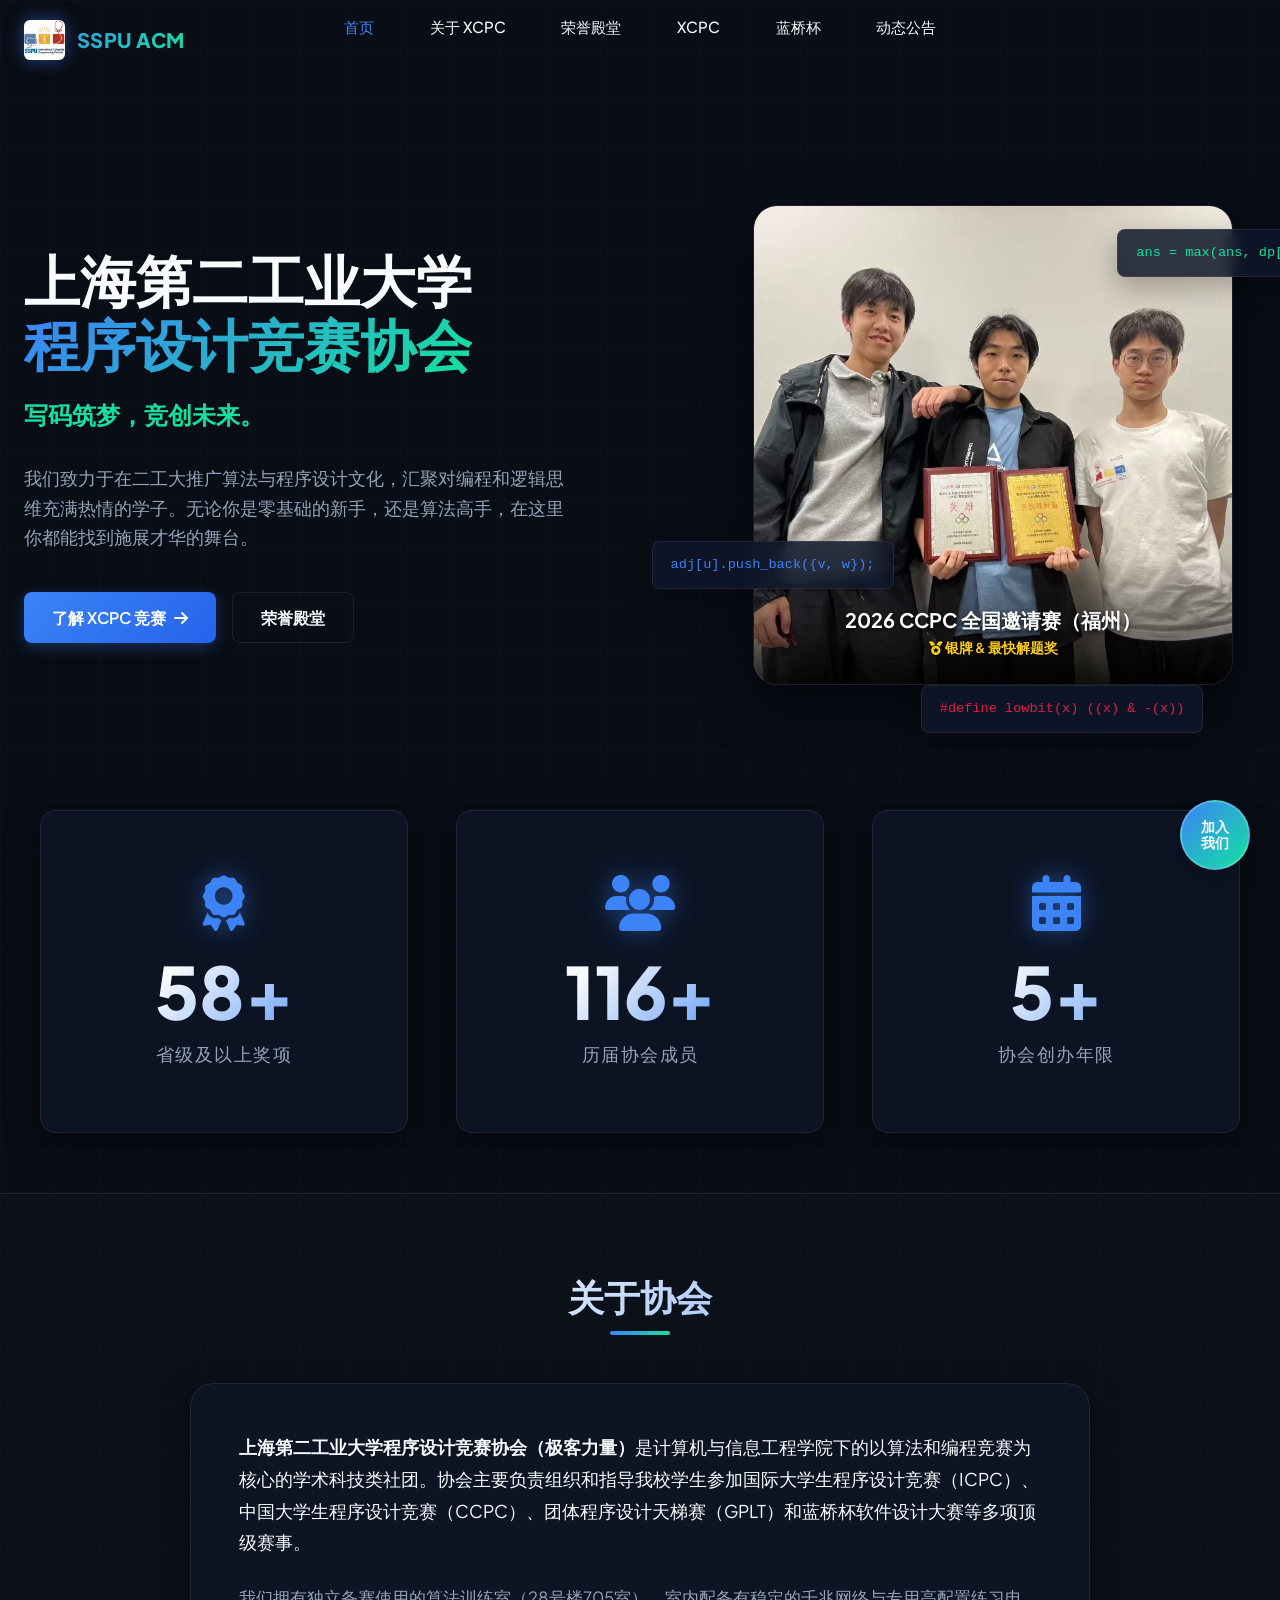
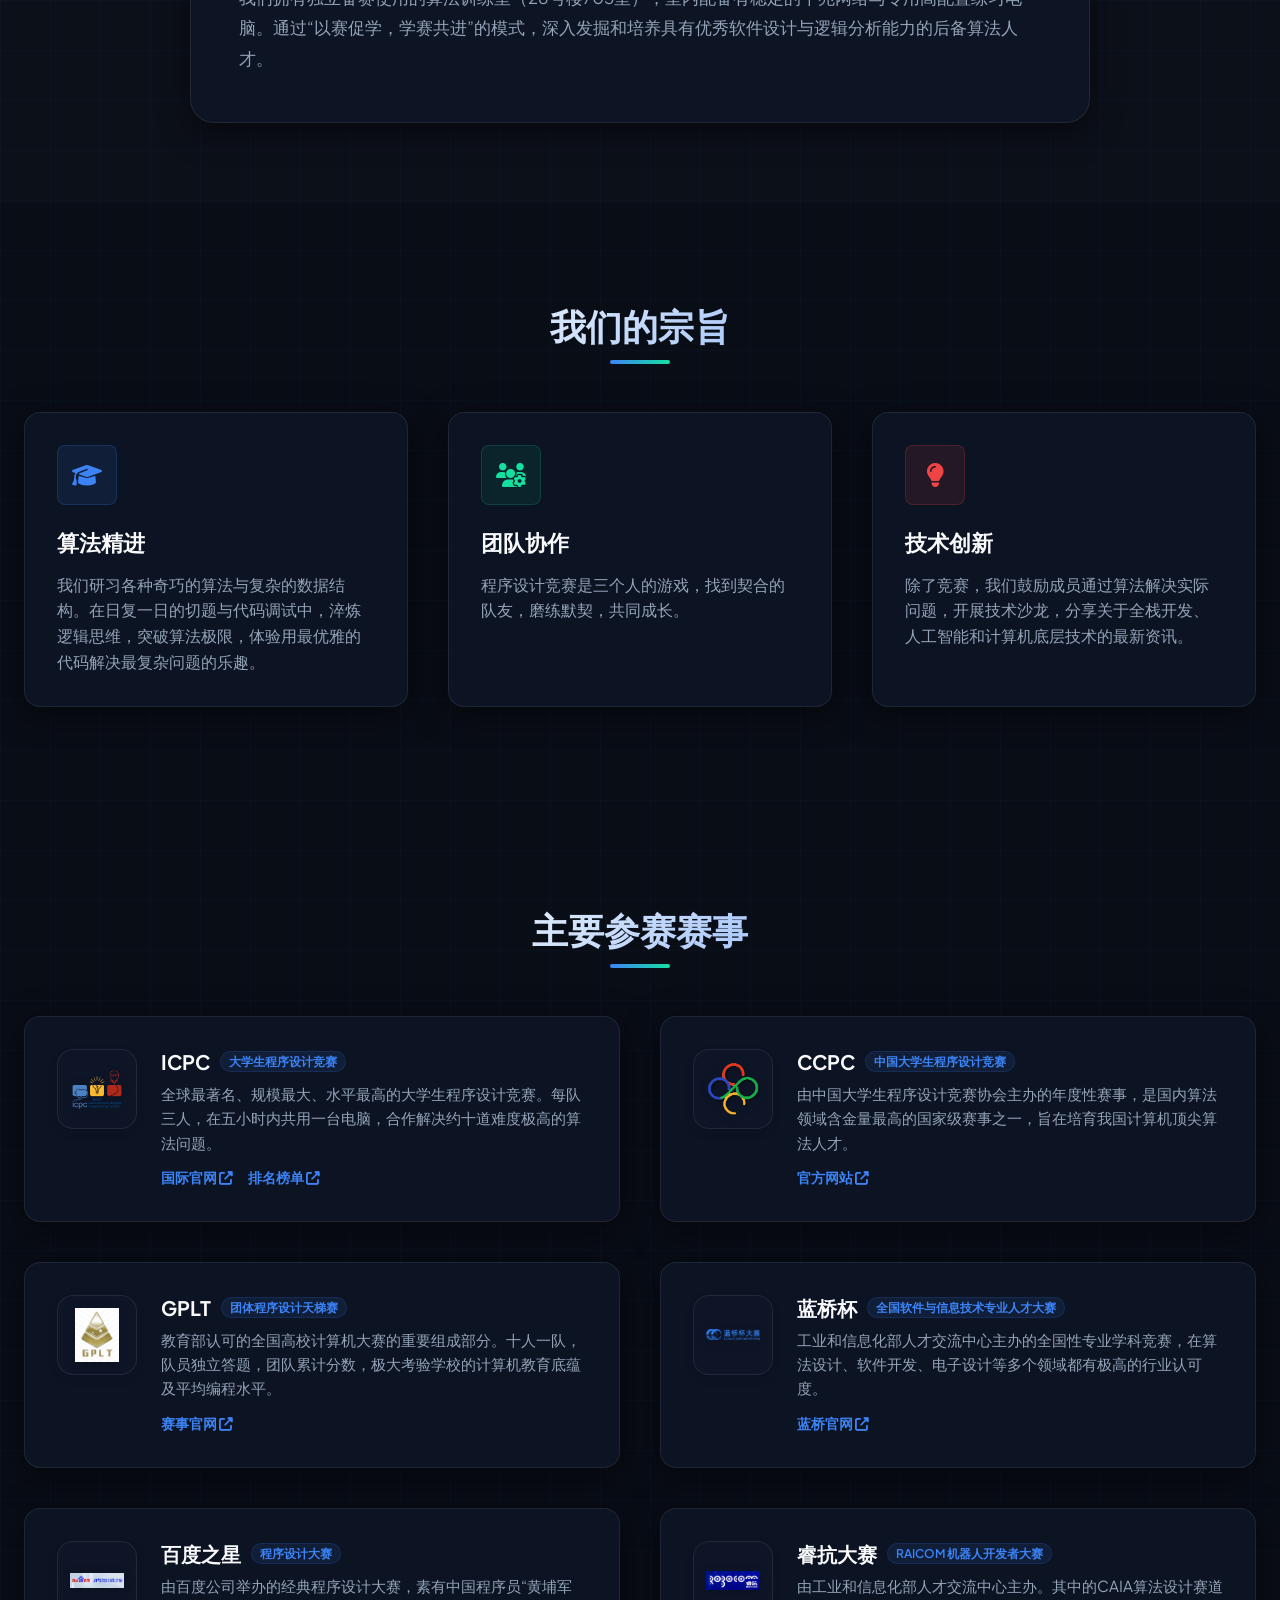
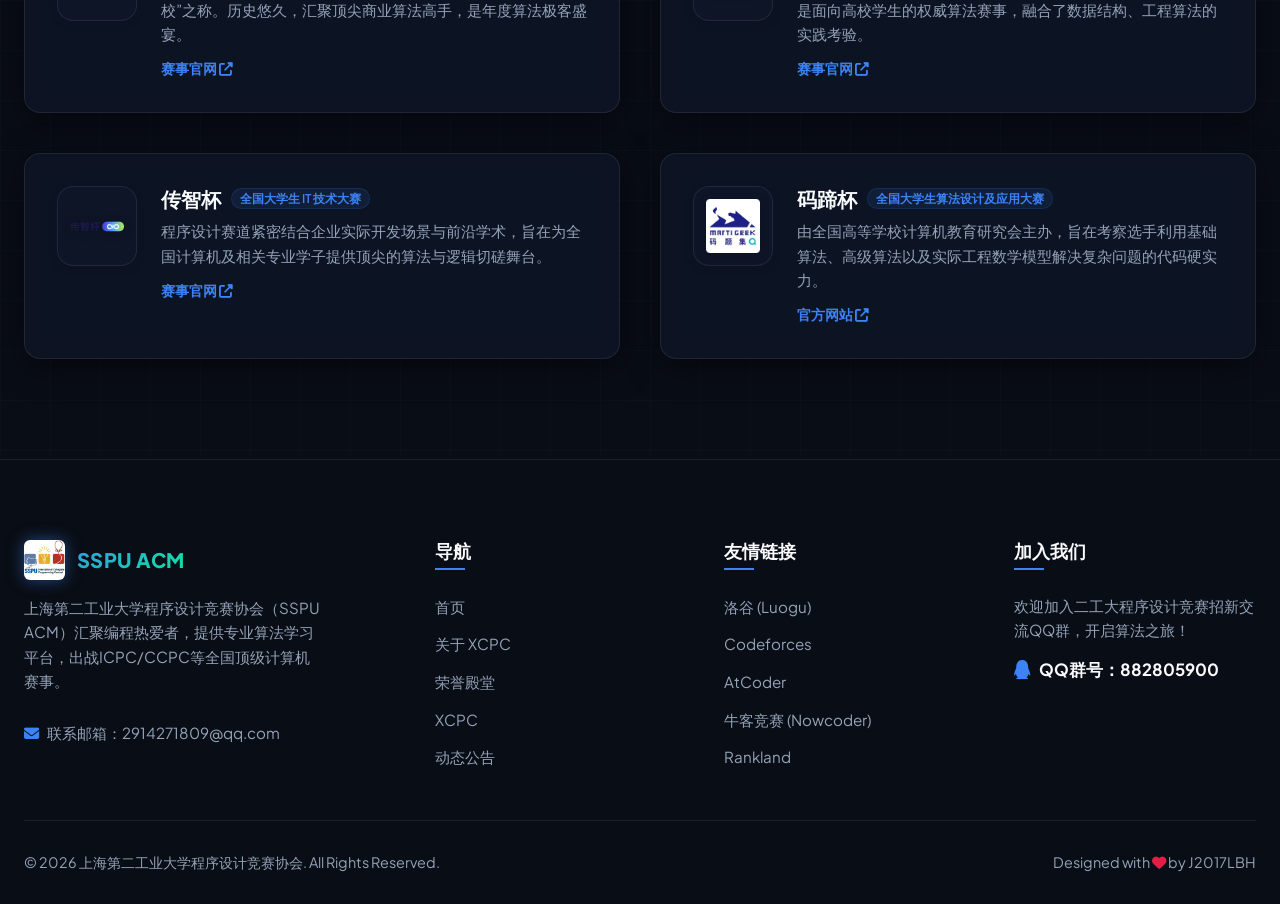
<file: index.html>
<!DOCTYPE html>
<html lang="zh-CN" data-theme="dark">
<head>
    <meta charset="UTF-8">
    <meta name="viewport" content="width=device-width, initial-scale=1.0">
    <meta name="description" content="上海第二工业大学程序设计竞赛协会官网 - 为二工大学子提供算法培训、竞赛组队、学术交流和人才输送的顶级平台。">
    <meta name="keywords" content="上海第二工业大学, SSPU, ACM, ICPC, CCPC, 蓝桥杯, 天梯赛, 程序设计竞赛, 算法">
    <title>上海第二工业大学程序设计竞赛协会 - SSPU ACM</title>
    <!-- Stylesheets -->
    <link rel="preconnect" href="https://fonts.googleapis.com">
    <link rel="preconnect" href="https://fonts.gstatic.com" crossorigin>
    <link rel="preconnect" href="https://cdn.bootcdn.net" crossorigin>
    <link rel="stylesheet" href="https://fonts.googleapis.com/css2?family=Outfit:wght@300;400;500;600;700;800&family=Plus+Jakarta+Sans:wght@300;400;500;600;700;800&display=swap">
    <link rel="stylesheet" href="css/style.css">
    <!-- Font Awesome Icons -->
    <link rel="stylesheet" href="https://cdn.bootcdn.net/ajax/libs/font-awesome/6.4.0/css/all.min.css">
</head>
<body>

    <!-- Header navigation injected by components.js -->
    <div id="header-placeholder"></div>

    <!-- 1. Hero Section -->
    <section class="hero-section" id="home">
        <div class="container">
            <div class="hero-grid">
                <div class="hero-text">
                    <h1>上海第二工业大学<br><span>程序设计竞赛协会</span></h1>
                    <div style="min-height: 40px; margin-bottom: 1.5rem;">
                        <h2 id="typewriter-text" style="font-size: 1.5rem; color: var(--accent-color); font-weight: 600;"></h2>
                    </div>
                    <p>我们致力于在二工大推广算法与程序设计文化，汇聚对编程和逻辑思维充满热情的学子。无论你是零基础的新手，还是算法高手，在这里你都能找到施展才华的舞台。</p>
                    <div class="hero-cta">
                        <a href="about.html" class="btn btn-primary">了解 XCPC 竞赛 <i class="fas fa-arrow-right"></i></a>
                        <a href="hall_of_fame.html" class="btn btn-secondary">荣誉殿堂</a>
                    </div>
                </div>
                
                <div class="hero-media">
                    <div class="hero-image-wrapper">
                        <div class="slideshow-container">
                            <!-- Slide 1: 2026 CCPC Fuzhou -->
                            <div class="slide fade" style="position: relative;">
                                <img fetchpriority="high" decoding="async" src="images/prize/fuzhou.webp" alt="2026 CCPC 全国邀请赛（福州）">
                                <div style="position: absolute; bottom: 0; left: 0; right: 0; background: linear-gradient(to top, rgba(0,0,0,0.85), rgba(0,0,0,0)); padding: 50px 20px 25px; text-align: center; color: white;">
                                    <h3 style="font-size: 1.25rem; margin-bottom: 5px; text-shadow: 0 2px 4px rgba(0,0,0,0.8); font-weight: 700;">2026 CCPC 全国邀请赛（福州）</h3>
                                    <p style="font-size: 0.85rem; color: #facc15; text-shadow: 0 1px 2px rgba(0,0,0,0.8); margin: 0; font-weight: 600;"><i class="fas fa-medal"></i> 银牌 & 最快解题奖</p>
                                </div>
                            </div>

                            <!-- Slide 2: 51st ICPC Nanchang -->
                            <div class="slide fade" style="position: relative;">
                                <img loading="lazy" decoding="async" src="images/prize/nanchang.webp" alt="第 51 届 ICPC 邀请赛（南昌站）">
                                <div style="position: absolute; bottom: 0; left: 0; right: 0; background: linear-gradient(to top, rgba(0,0,0,0.85), rgba(0,0,0,0)); padding: 50px 20px 25px; text-align: center; color: white;">
                                    <h3 style="font-size: 1.25rem; margin-bottom: 5px; text-shadow: 0 2px 4px rgba(0,0,0,0.8); font-weight: 700;">第 51 届 ICPC 邀请赛（南昌站）</h3>
                                    <p style="font-size: 0.85rem; color: #fb923c; text-shadow: 0 1px 2px rgba(0,0,0,0.8); margin: 0; font-weight: 600;"><i class="fas fa-medal"></i> 铜牌</p>
                                </div>
                            </div>

                            <!-- Slide 3: 51st ICPC Xi'an -->
                            <div class="slide fade" style="position: relative;">
                                <img loading="lazy" decoding="async" src="images/prize/xian.webp" alt="第 51 届 ICPC 邀请赛（西安站）">
                                <div style="position: absolute; bottom: 0; left: 0; right: 0; background: linear-gradient(to top, rgba(0,0,0,0.85), rgba(0,0,0,0)); padding: 50px 20px 25px; text-align: center; color: white;">
                                    <h3 style="font-size: 1.25rem; margin-bottom: 5px; text-shadow: 0 2px 4px rgba(0,0,0,0.8); font-weight: 700;">第 51 届 ICPC 邀请赛（西安站）</h3>
                                    <p style="font-size: 0.85rem; color: #cbd5e1; text-shadow: 0 1px 2px rgba(0,0,0,0.8); margin: 0; font-weight: 600;"><i class="fas fa-medal"></i> 银牌</p>
                                </div>
                            </div>

                            <!-- Slide 4: 50th ICPC Shanghai -->
                            <div class="slide fade" style="position: relative;">
                                <img loading="lazy" decoding="async" src="images/prize/shanghai.webp" alt="第 50 届 ICPC 亚洲区域赛（上海站）">
                                <div style="position: absolute; bottom: 0; left: 0; right: 0; background: linear-gradient(to top, rgba(0,0,0,0.85), rgba(0,0,0,0)); padding: 50px 20px 25px; text-align: center; color: white;">
                                    <h3 style="font-size: 1.25rem; margin-bottom: 5px; text-shadow: 0 2px 4px rgba(0,0,0,0.8); font-weight: 700;">第 50 届 ICPC 亚洲区域赛（上海站）</h3>
                                    <p style="font-size: 0.85rem; color: #fb923c; text-shadow: 0 1px 2px rgba(0,0,0,0.8); margin: 0; font-weight: 600;"><i class="fas fa-medal"></i> 铜牌</p>
                                </div>
                            </div>

                            <!-- Slide 5: 11th CCPC Harbin -->
                            <div class="slide fade" style="position: relative;">
                                <img loading="lazy" decoding="async" src="images/prize/harbin.webp" alt="第 11 届 CCPC（哈尔滨站）">
                                <div style="position: absolute; bottom: 0; left: 0; right: 0; background: linear-gradient(to top, rgba(0,0,0,0.85), rgba(0,0,0,0)); padding: 50px 20px 25px; text-align: center; color: white;">
                                    <h3 style="font-size: 1.25rem; margin-bottom: 5px; text-shadow: 0 2px 4px rgba(0,0,0,0.8); font-weight: 700;">第 11 届 CCPC（哈尔滨站）</h3>
                                    <p style="font-size: 0.85rem; color: #94a3b8; text-shadow: 0 1px 2px rgba(0,0,0,0.8); margin: 0; font-weight: 600;"><i class="fas fa-award"></i> 荣誉奖</p>
                                </div>
                            </div>

                            <!-- Slide 6: 49th ICPC Kunming -->
                            <div class="slide fade" style="position: relative;">
                                <img loading="lazy" decoding="async" src="images/prize/kunming.webp" alt="第 49 届 ICPC 亚洲区域赛（昆明站）">
                                <div style="position: absolute; bottom: 0; left: 0; right: 0; background: linear-gradient(to top, rgba(0,0,0,0.85), rgba(0,0,0,0)); padding: 50px 20px 25px; text-align: center; color: white;">
                                    <h3 style="font-size: 1.25rem; margin-bottom: 5px; text-shadow: 0 2px 4px rgba(0,0,0,0.8); font-weight: 700;">第 49 届 ICPC 亚洲区域赛（昆明站）</h3>
                                    <p style="font-size: 0.85rem; color: #fb923c; text-shadow: 0 1px 2px rgba(0,0,0,0.8); margin: 0; font-weight: 600;"><i class="fas fa-medal"></i> 铜牌</p>
                                </div>
                            </div>
                            

                        </div>
                    </div>
                    
                    <!-- Floating Code Snippets -->
                    <div class="floating-code floating-code-1">
                        ans = max(ans, dp[i]);
                    </div>
                    <div class="floating-code floating-code-2">
                        adj[u].push_back({v, w});
                    </div>
                    <div class="floating-code floating-code-3">
                        #define lowbit(x) ((x) &amp; -(x))
                    </div>
                </div>
            </div>
        </div>
    </section>

    <!-- 2. Statistics Section -->
    <section class="stats-section stats-section-home">
        <div class="container">
            <div class="stats-grid">
                <div class="stat-card glass-card">
                    <i class="fas fa-award"></i>
                    <div class="stat-number" data-target="100" data-suffix="+">0</div>
                    <div class="stat-label">省级及以上奖项</div>
                </div>
                <div class="stat-card glass-card">
                    <i class="fas fa-users"></i>
                    <div class="stat-number" data-target="200" data-suffix="+">0</div>
                    <div class="stat-label">历届协会成员</div>
                </div>
                <div class="stat-card glass-card">
                    <i class="fas fa-calendar-alt"></i>
                    <div class="stat-number" data-target="8" data-suffix="+">0</div>
                    <div class="stat-label">协会创办年限</div>
                </div>
            </div>
        </div>
    </section>

    <!-- 2.5. About the Association Section -->
    <section class="about-association-section" style="padding: 80px 0; border-top: 1px solid var(--border-color); background: rgba(255, 255, 255, 0.01);">
        <div class="container">
            <h2 class="section-title">关于协会</h2>
            <div class="glass-card" style="max-width: 900px; margin: 0 auto; padding: 3rem; border-radius: var(--border-radius-lg); text-align: left; line-height: 1.8; box-shadow: 0 10px 30px var(--shadow-color);">
                <p style="font-size: 1.1rem; margin-bottom: 1.5rem; color: var(--text-color);">
                    <strong>上海第二工业大学程序设计竞赛协会（极客力量）</strong>是计算机与信息工程学院下的以算法和编程竞赛为核心的学术科技类社团。协会主要负责组织和指导我校学生参加国际大学生程序设计竞赛（ICPC）、中国大学生程序设计竞赛（CCPC）、团体程序设计天梯赛（GPLT）和蓝桥杯软件设计大赛等多项顶级赛事。
                </p>
                <p style="font-size: 1.05rem; color: var(--text-muted); margin: 0;">
                    我们拥有独立备赛使用的算法训练室（28号楼705室），室内配备有稳定的千兆网络与专用高配置练习电脑。通过“以赛促学，学赛共进”的模式，深入发掘和培养具有优秀软件设计与逻辑分析能力的后备算法人才。
                </p>
            </div>
        </div>
    </section>

    <!-- 3. Our Focus/Mission Section -->
    <section class="mission-section" id="mission">
        <div class="container">
            <h2 class="section-title">我们的宗旨</h2>
            <div class="mission-grid">
                <div class="mission-card glass-card">
                    <div class="mission-icon">
                        <i class="fas fa-graduation-cap"></i>
                    </div>
                    <h3>算法精进</h3>
                    <p>我们研习各种奇巧的算法与复杂的数据结构。在日复一日的切题与代码调试中，淬炼逻辑思维，突破算法极限，体验用最优雅的代码解决最复杂问题的乐趣。</p>
                </div>
                
                <div class="mission-card glass-card">
                    <div class="mission-icon">
                        <i class="fas fa-users-cog"></i>
                    </div>
                    <h3>团队协作</h3>
                    <p>程序设计竞赛是三个人的游戏，找到契合的队友，磨练默契，共同成长。</p>
                </div>
                
                <div class="mission-card glass-card">
                    <div class="mission-icon">
                        <i class="fas fa-lightbulb"></i>
                    </div>
                    <h3>技术创新</h3>
                    <p>除了竞赛，我们鼓励成员通过算法解决实际问题，开展技术沙龙，分享关于全栈开发、人工智能和计算机底层技术的最新资讯。</p>
                </div>
            </div>
        </div>
    </section>



    <!-- 5. Competitions Grid -->
    <section class="competition-section" id="competitions">
        <div class="container">
            <h2 class="section-title">主要参赛赛事</h2>
            <div class="competition-grid">
                <!-- ICPC -->
                <div class="competition-card glass-card">
                    <div class="comp-badge">
                        <img loading="lazy" decoding="async" src="images/contest/icpc.webp" alt="ICPC Logo">
                    </div>
                    <div class="comp-info">
                        <h3>ICPC <span>大学生程序设计竞赛</span></h3>
                        <p>全球最著名、规模最大、水平最高的大学生程序设计竞赛。每队三人，在五小时内共用一台电脑，合作解决约十道难度极高的算法问题。</p>
                        <div class="comp-links">
                            <a href="https://icpc.global" target="_blank">国际官网 <i class="fas fa-external-link-alt"></i></a>
                            <a href="https://board.xcpcio.com" target="_blank">排名榜单 <i class="fas fa-external-link-alt"></i></a>
                        </div>
                    </div>
                </div>
                
                <!-- CCPC -->
                <div class="competition-card glass-card">
                    <div class="comp-badge">
                        <img loading="lazy" decoding="async" src="images/contest/ccpc.webp" alt="CCPC Logo">
                    </div>
                    <div class="comp-info">
                        <h3>CCPC <span>中国大学生程序设计竞赛</span></h3>
                        <p>由中国大学生程序设计竞赛协会主办的年度性赛事，是国内算法领域含金量最高的国家级赛事之一，旨在培育我国计算机顶尖算法人才。</p>
                        <div class="comp-links">
                            <a href="https://ccpc.io" target="_blank">官方网站 <i class="fas fa-external-link-alt"></i></a>
                        </div>
                    </div>
                </div>
                
                <!-- GPLT -->
                <div class="competition-card glass-card">
                    <div class="comp-badge">
                        <img loading="lazy" decoding="async" src="images/contest/gplt.webp" alt="GPLT Logo">
                    </div>
                    <div class="comp-info">
                        <h3>GPLT <span>团体程序设计天梯赛</span></h3>
                        <p>教育部认可的全国高校计算机大赛的重要组成部分。十人一队，队员独立答题，团队累计分数，极大考验学校的计算机教育底蕴及平均编程水平。</p>
                        <div class="comp-links">
                            <a href="https://gplt.patest.cn" target="_blank">赛事官网 <i class="fas fa-external-link-alt"></i></a>
                        </div>
                    </div>
                </div>
                
                <!-- Lanqiao Cup -->
                <div class="competition-card glass-card">
                    <div class="comp-badge">
                        <img loading="lazy" decoding="async" src="images/contest/lanqiao.webp" alt="蓝桥杯 Logo">
                    </div>
                    <div class="comp-info">
                        <h3>蓝桥杯 <span>全国软件与信息技术专业人才大赛</span></h3>
                        <p>工业和信息化部人才交流中心主办的全国性专业学科竞赛，在算法设计、软件开发、电子设计等多个领域都有极高的行业认可度。</p>
                        <div class="comp-links">
                            <a href="https://dasai.lanqiao.cn" target="_blank">蓝桥官网 <i class="fas fa-external-link-alt"></i></a>
                        </div>
                    </div>
                </div>

                <!-- Baidu Star -->
                <div class="competition-card glass-card">
                    <div class="comp-badge">
                        <img loading="lazy" decoding="async" src="images/contest/baidu.webp" alt="百度之星 Logo">
                    </div>
                    <div class="comp-info">
                        <h3>百度之星 <span>程序设计大赛</span></h3>
                        <p>由百度公司举办的经典程序设计大赛，素有中国程序员“黄埔军校”之称。历史悠久，汇聚顶尖商业算法高手，是年度算法极客盛宴。</p>
                        <div class="comp-links">
                            <a href="https://star.baidu.com" target="_blank">赛事官网 <i class="fas fa-external-link-alt"></i></a>
                        </div>
                    </div>
                </div>

                <!-- RAICOM -->
                <div class="competition-card glass-card">
                    <div class="comp-badge">
                        <img loading="lazy" decoding="async" src="images/contest/raicom.webp" alt="睿抗大赛 Logo">
                    </div>
                    <div class="comp-info">
                        <h3>睿抗大赛 <span>RAICOM 机器人开发者大赛</span></h3>
                        <p>由工业和信息化部人才交流中心主办。其中的CAIA算法设计赛道是面向高校学生的权威算法赛事，融合了数据结构、工程算法的实践考验。</p>
                        <div class="comp-links">
                            <a href="http://www.raicom.com.cn" target="_blank">赛事官网 <i class="fas fa-external-link-alt"></i></a>
                        </div>
                    </div>
                </div>

                <!-- Chuanzhi Cup -->
                <div class="competition-card glass-card">
                    <div class="comp-badge">
                        <img loading="lazy" decoding="async" src="images/contest/chuanzhi.webp" alt="传智杯 Logo">
                    </div>
                    <div class="comp-info">
                        <h3>传智杯 <span>全国大学生 IT 技术大赛</span></h3>
                        <p>程序设计赛道紧密结合企业实际开发场景与前沿学术，旨在为全国计算机及相关专业学子提供顶尖的算法与逻辑切磋舞台。</p>
                        <div class="comp-links">
                            <a href="http://dasai.ityxb.com" target="_blank">赛事官网 <i class="fas fa-external-link-alt"></i></a>
                        </div>
                    </div>
                </div>

                <!-- Mati Cup -->
                <div class="competition-card glass-card">
                    <div class="comp-badge">
                        <img loading="lazy" decoding="async" src="images/contest/mati.webp" alt="码蹄杯 Logo">
                    </div>
                    <div class="comp-info">
                        <h3>码蹄杯 <span>全国大学生算法设计及应用大赛</span></h3>
                        <p>由全国高等学校计算机教育研究会主办，旨在考察选手利用基础算法、高级算法以及实际工程数学模型解决复杂问题的代码硬实力。</p>
                        <div class="comp-links">
                            <a href="https://www.matiji.net" target="_blank">官方网站 <i class="fas fa-external-link-alt"></i></a>
                        </div>
                    </div>
                </div>
            </div>
        </div>
    </section>

    <!-- Footer placeholder injected by components.js -->
    <div id="footer-placeholder"></div>

    <!-- Scripts -->
    <script src="js/components.js"></script>
    <script src="js/main.js"></script>
</body>
</html>
</file>
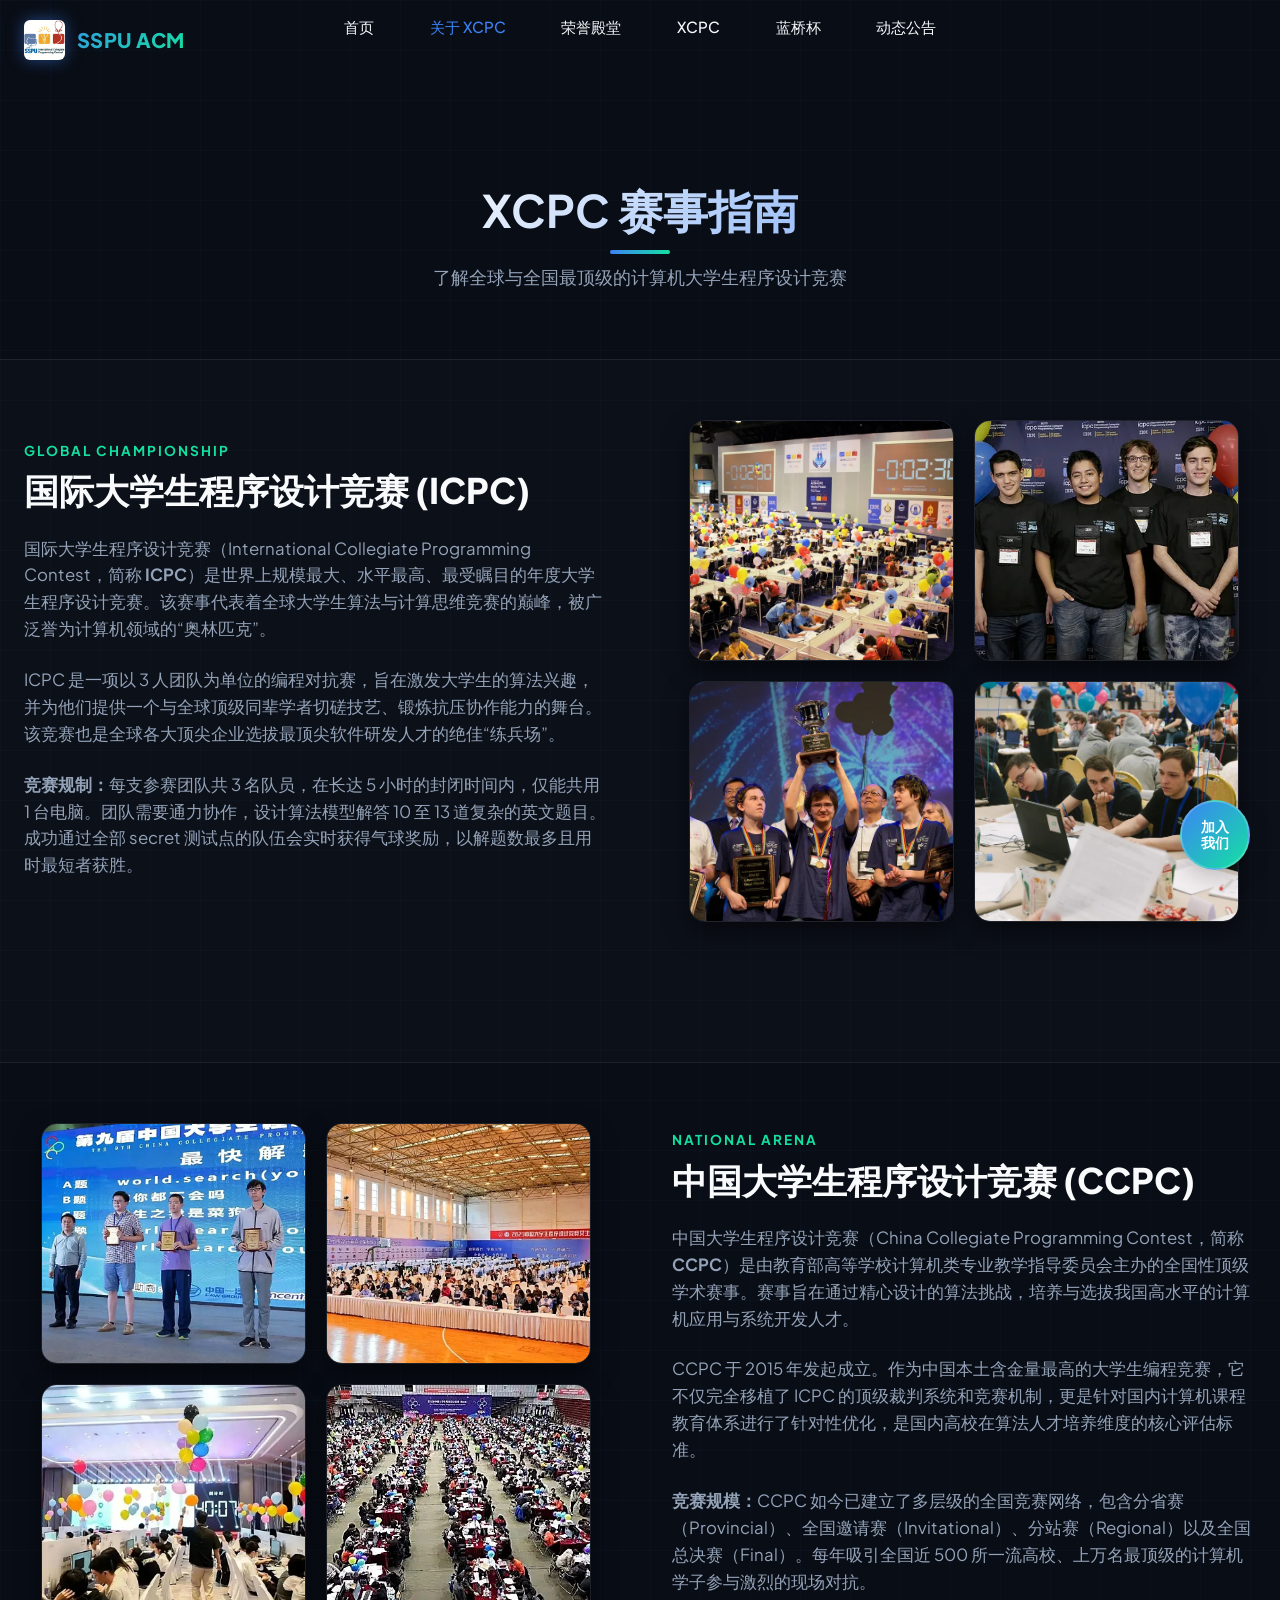
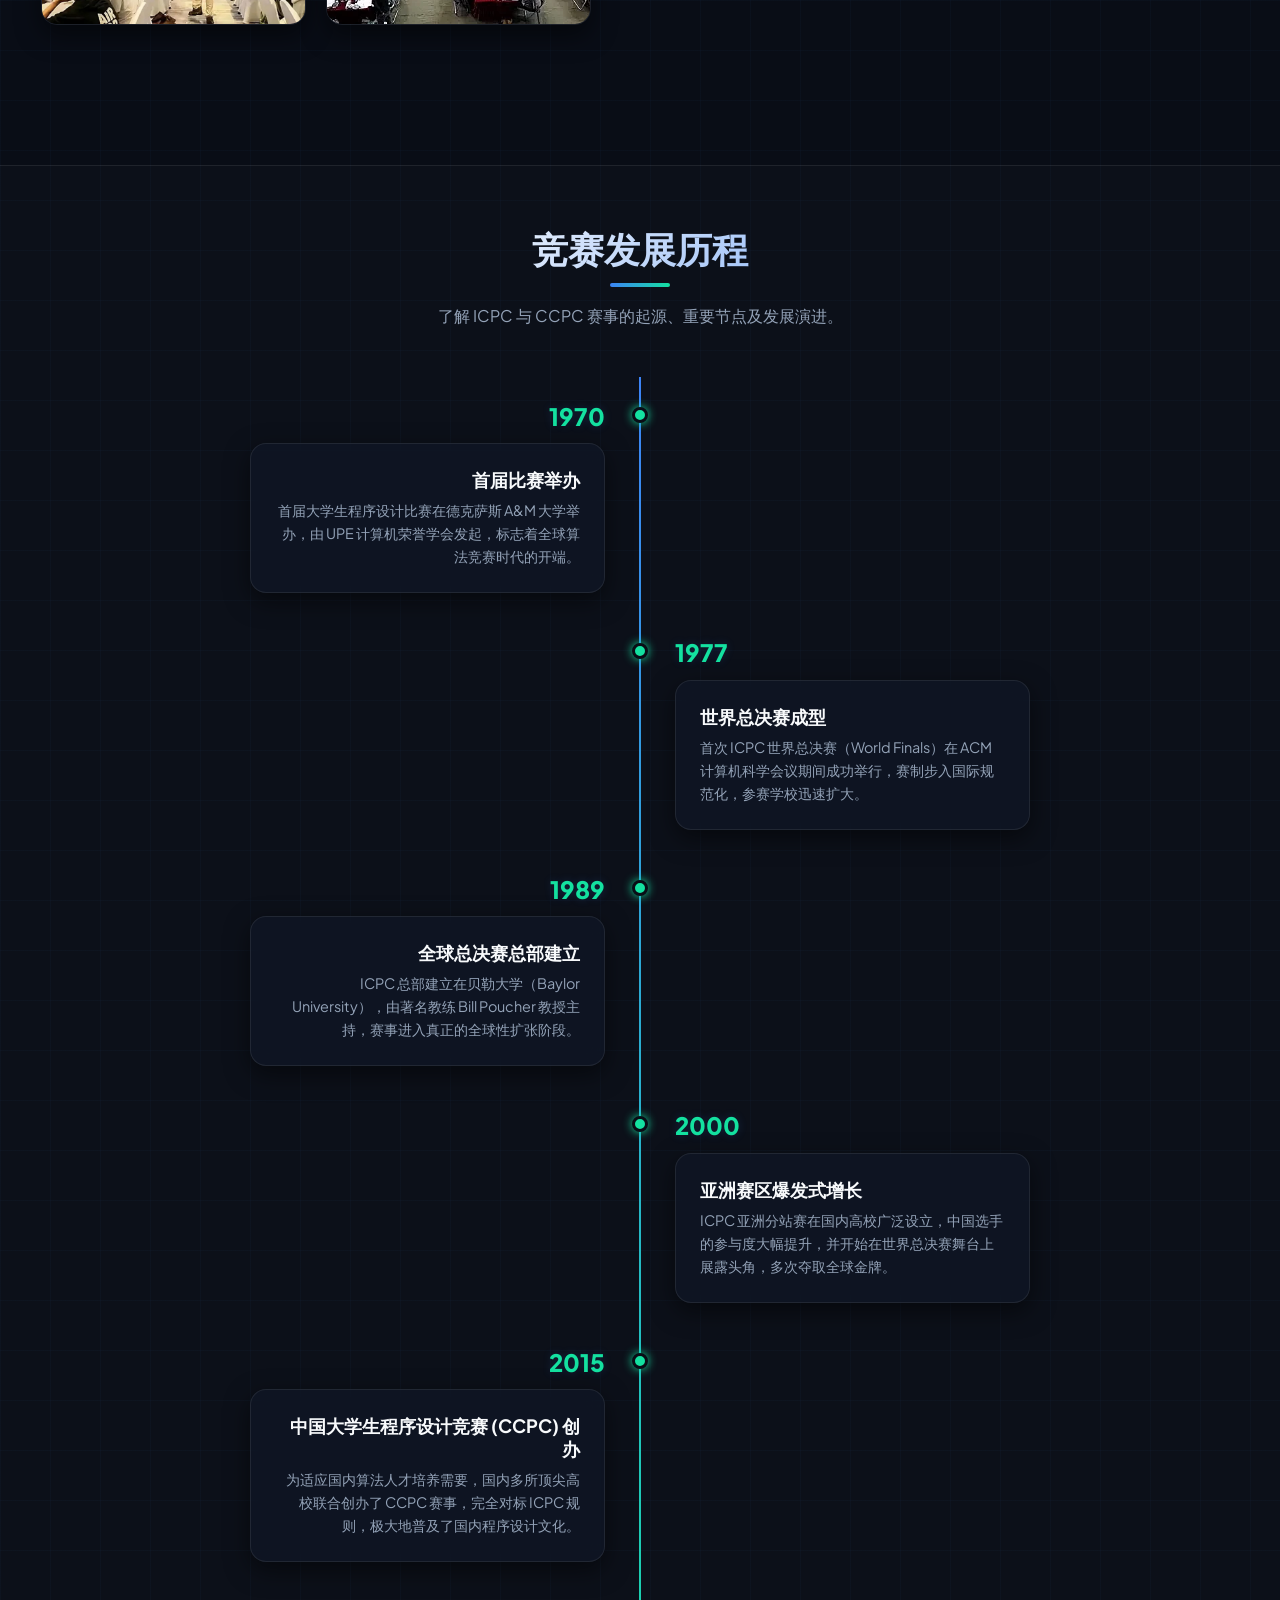
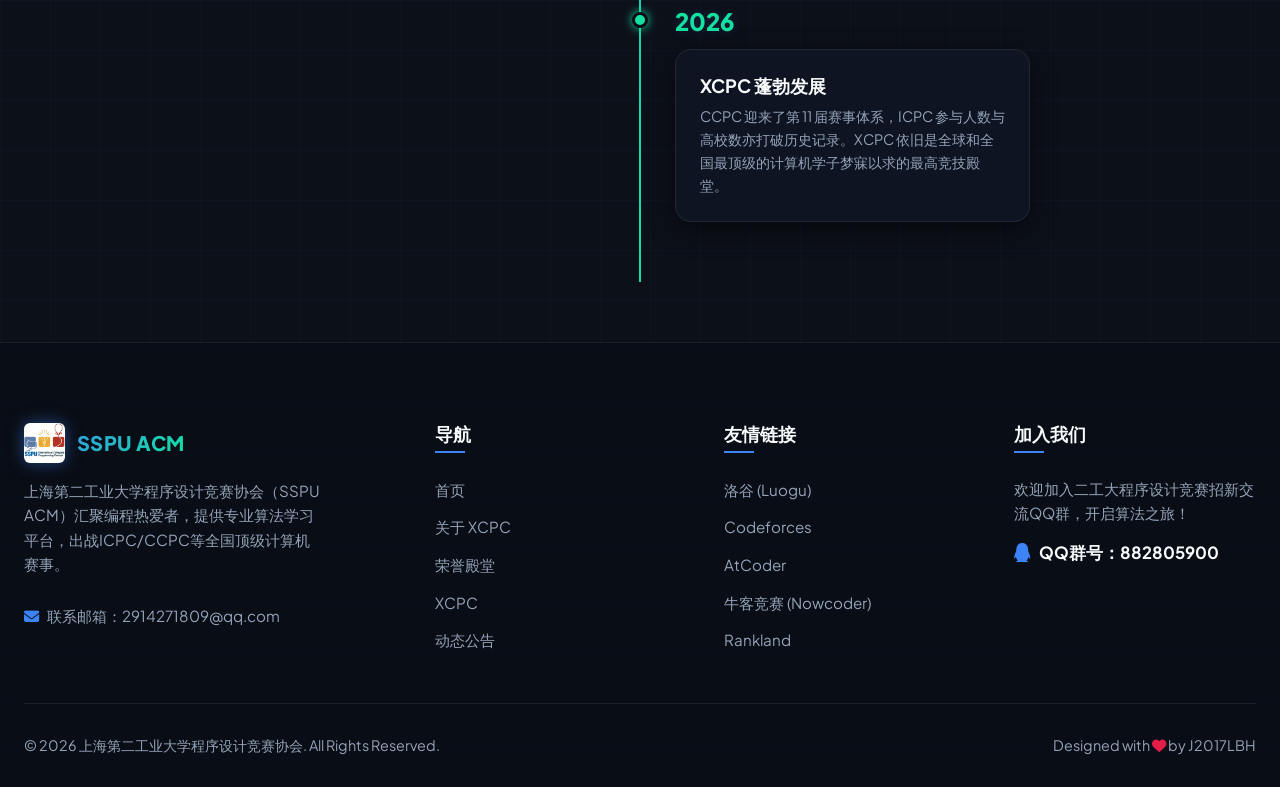
<file: about.html>
<!DOCTYPE html>
<html lang="zh-CN" data-theme="dark">
<head>
    <meta charset="UTF-8">
    <meta name="viewport" content="width=device-width, initial-scale=1.0">
    <meta name="description" content="关于 XCPC 大学生程序设计竞赛 - 了解国际大学生程序设计竞赛（ICPC）与中国大学生程序设计竞赛（CCPC）的赛事背景、历史及历届总冠军荣誉榜。">
    <title>XCPC 赛事信息 - 大学生程序设计竞赛介绍</title>
    <!-- Stylesheets -->
    <link rel="preconnect" href="https://fonts.googleapis.com">
    <link rel="preconnect" href="https://fonts.gstatic.com" crossorigin>
    <link rel="preconnect" href="https://cdn.bootcdn.net" crossorigin>
    <link rel="stylesheet" href="https://fonts.googleapis.com/css2?family=Outfit:wght@300;400;500;600;700;800&family=Plus+Jakarta+Sans:wght@300;400;500;600;700;800&display=swap">
    <link rel="stylesheet" href="css/style.css">
    <!-- Font Awesome Icons -->
    <link rel="stylesheet" href="https://cdn.bootcdn.net/ajax/libs/font-awesome/6.4.0/css/all.min.css">
</head>
<body>

    <!-- Header navigation injected by components.js -->
    <div id="header-placeholder"></div>

    <!-- 1. Page Header (XCPC Title Banner) -->
    <section class="about-section" id="xcpc-overview" style="padding-bottom: 20px; text-align: center;">
        <div class="container" style="margin-top: 2rem;">
            <h1 class="section-title" style="font-size: 2.8rem; margin-bottom: 0.5rem;">XCPC 赛事指南</h1>
            <p style="color: var(--text-muted); font-size: 1.15rem; max-width: 600px; margin: 0 auto 3rem;">了解全球与全国最顶级的计算机大学生程序设计竞赛</p>
        </div>
    </section>

    <!-- 2. About ICPC Section -->
    <section style="padding: 60px 0; border-top: 1px solid var(--border-color); background: rgba(255, 255, 255, 0.01);">
        <div class="container">
            <div class="about-intro-grid">
                <div class="about-intro-text">
                    <span style="font-size: 0.85rem; text-transform: uppercase; letter-spacing: 2px; color: var(--accent-color); font-weight: 700; display: block; margin-bottom: 0.5rem;">Global Championship</span>
                    <h2 style="font-size: 2.2rem; font-weight: 800; color: var(--text-color); margin-bottom: 1.5rem; line-height: 1.2;">
                        国际大学生程序设计竞赛 (ICPC)
                    </h2>
                    <p>
                        国际大学生程序设计竞赛（International Collegiate Programming Contest，简称 <strong>ICPC</strong>）是世界上规模最大、水平最高、最受瞩目的年度大学生程序设计竞赛。该赛事代表着全球大学生算法与计算思维竞赛的巅峰，被广泛誉为计算机领域的“奥林匹克”。
                    </p>
                    <p>
                        ICPC 是一项以 3 人团队为单位的编程对抗赛，旨在激发大学生的算法兴趣，并为他们提供一个与全球顶级同辈学者切磋技艺、锻炼抗压协作能力的舞台。该竞赛也是全球各大顶尖企业选拔最顶尖软件研发人才的绝佳“练兵场”。
                    </p>
                    <p>
                        <strong>竞赛规制：</strong>每支参赛团队共 3 名队员，在长达 5 小时的封闭时间内，仅能共用 1 台电脑。团队需要通力协作，设计算法模型解答 10 至 13 道复杂的英文题目。成功通过全部 secret 测试点的队伍会实时获得气球奖励，以解题数最多且用时最短者获胜。
                    </p>
                </div>
                <div class="image-gallery-grid">
                    <img loading="lazy" decoding="async" src="images/icpc1.webp" alt="ICPC Competition Scene">
                    <img loading="lazy" decoding="async" src="images/icpc2.webp" alt="ICPC Team Coding">
                    <img loading="lazy" decoding="async" src="images/icpc3.webp" alt="ICPC Awards Stage">
                    <img loading="lazy" decoding="async" src="images/icpc4.webp" alt="ICPC Participants Arena">
                </div>
            </div>
        </div>
    </section>

    <!-- 3. About CCPC Section -->
    <section style="padding: 60px 0; border-top: 1px solid var(--border-color);">
        <div class="container">
            <div class="about-intro-grid" style="grid-template-columns: 1fr 1fr;">
                <div class="image-gallery-grid" style="grid-column: 1; grid-row: 1;">
                    <img loading="lazy" decoding="async" src="images/ccpc1.webp" alt="CCPC Awards Ceremony">
                    <img loading="lazy" decoding="async" src="images/ccpc2.webp" alt="CCPC Contest Gym">
                    <img loading="lazy" decoding="async" src="images/ccpc3.webp" alt="CCPC Active Arena">
                    <img loading="lazy" decoding="async" src="images/ccpc4.webp" alt="CCPC High-Angle Gym Floor">
                </div>
                <div class="about-intro-text" style="grid-column: 2; grid-row: 1;">
                    <span style="font-size: 0.85rem; text-transform: uppercase; letter-spacing: 2px; color: var(--accent-color); font-weight: 700; display: block; margin-bottom: 0.5rem;">National Arena</span>
                    <h2 style="font-size: 2.2rem; font-weight: 800; color: var(--text-color); margin-bottom: 1.5rem; line-height: 1.2;">
                        中国大学生程序设计竞赛 (CCPC)
                    </h2>
                    <p>
                        中国大学生程序设计竞赛（China Collegiate Programming Contest，简称 <strong>CCPC</strong>）是由教育部高等学校计算机类专业教学指导委员会主办的全国性顶级学术赛事。赛事旨在通过精心设计的算法挑战，培养与选拔我国高水平的计算机应用与系统开发人才。
                    </p>
                    <p>
                        CCPC 于 2015 年发起成立。作为中国本土含金量最高的大学生编程竞赛，它不仅完全移植了 ICPC 的顶级裁判系统和竞赛机制，更是针对国内计算机课程教育体系进行了针对性优化，是国内高校在算法人才培养维度的核心评估标准。
                    </p>
                    <p>
                        <strong>竞赛规模：</strong>CCPC 如今已建立了多层级的全国竞赛网络，包含分省赛（Provincial）、全国邀请赛（Invitational）、分站赛（Regional）以及全国总决赛（Final）。每年吸引全国近 500 所一流高校、上万名最顶级的计算机学子参与激烈的现场对抗。
                    </p>
                </div>
            </div>
        </div>
    </section>

    <!-- 4. XCPC History Section -->
    <section style="padding: 60px 0; border-top: 1px solid var(--border-color); background: rgba(255, 255, 255, 0.01);">
        <div class="container">
            <h2 class="section-title">竞赛发展历程</h2>
            <p style="text-align: center; color: var(--text-muted); max-width: 600px; margin: -2rem auto 3rem;">了解 ICPC 与 CCPC 赛事的起源、重要节点及发展演进。</p>
            
            <div class="xcpc-timeline">
                <div class="xcpc-timeline-item">
                    <div class="xcpc-timeline-dot"></div>
                    <div class="xcpc-timeline-date">1970</div>
                    <div class="xcpc-timeline-content">
                        <h3>首届比赛举办</h3>
                        <p>首届大学生程序设计比赛在德克萨斯 A&M 大学举办，由 UPE 计算机荣誉学会发起，标志着全球算法竞赛时代的开端。</p>
                    </div>
                </div>
                
                <div class="xcpc-timeline-item">
                    <div class="xcpc-timeline-dot"></div>
                    <div class="xcpc-timeline-date">1977</div>
                    <div class="xcpc-timeline-content">
                        <h3>世界总决赛成型</h3>
                        <p>首次 ICPC 世界总决赛（World Finals）在 ACM 计算机科学会议期间成功举行，赛制步入国际规范化，参赛学校迅速扩大。</p>
                    </div>
                </div>
                
                <div class="xcpc-timeline-item">
                    <div class="xcpc-timeline-dot"></div>
                    <div class="xcpc-timeline-date">1989</div>
                    <div class="xcpc-timeline-content">
                        <h3>全球总决赛总部建立</h3>
                        <p>ICPC 总部建立在贝勒大学（Baylor University），由著名教练 Bill Poucher 教授主持，赛事进入真正的全球性扩张阶段。</p>
                    </div>
                </div>
                
                <div class="xcpc-timeline-item">
                    <div class="xcpc-timeline-dot"></div>
                    <div class="xcpc-timeline-date">2000</div>
                    <div class="xcpc-timeline-content">
                        <h3>亚洲赛区爆发式增长</h3>
                        <p>ICPC 亚洲分站赛在国内高校广泛设立，中国选手的参与度大幅提升，并开始在世界总决赛舞台上展露头角，多次夺取全球金牌。</p>
                    </div>
                </div>
                
                <div class="xcpc-timeline-item">
                    <div class="xcpc-timeline-dot"></div>
                    <div class="xcpc-timeline-date">2015</div>
                    <div class="xcpc-timeline-content">
                        <h3>中国大学生程序设计竞赛 (CCPC) 创办</h3>
                        <p>为适应国内算法人才培养需要，国内多所顶尖高校联合创办了 CCPC 赛事，完全对标 ICPC 规则，极大地普及了国内程序设计文化。</p>
                    </div>
                </div>
                
                <div class="xcpc-timeline-item">
                    <div class="xcpc-timeline-dot"></div>
                    <div class="xcpc-timeline-date">2026</div>
                    <div class="xcpc-timeline-content">
                        <h3>XCPC 蓬勃发展</h3>
                        <p>CCPC 迎来了第 11 届赛事体系，ICPC 参与人数与高校数亦打破历史记录。XCPC 依旧是全球和全国最顶级的计算机学子梦寐以求的最高竞技殿堂。</p>
                    </div>
                </div>
            </div>
        </div>
    </section>


    <!-- Footer placeholder injected by components.js -->
    <div id="footer-placeholder"></div>

    <!-- Scripts -->
    <script src="js/components.js"></script>
    <script src="js/main.js"></script>
</body>
</html>
</file>
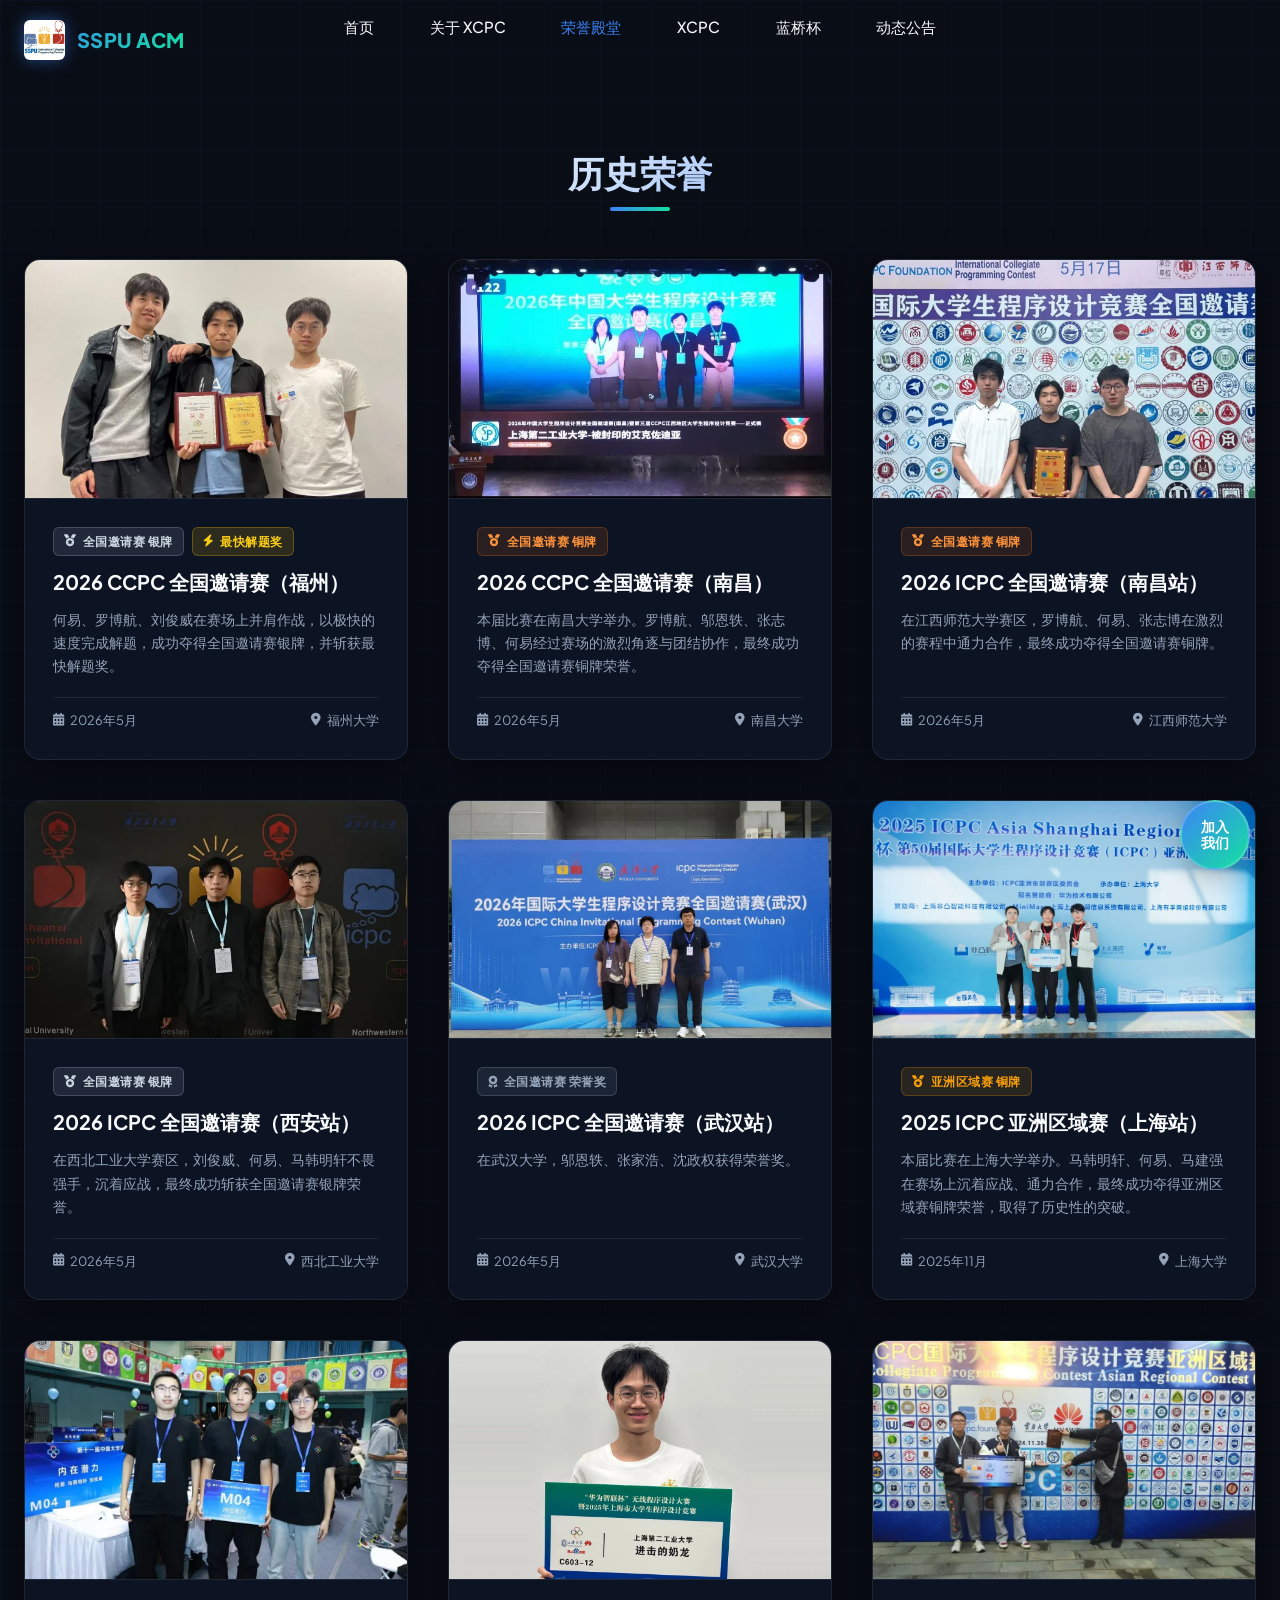
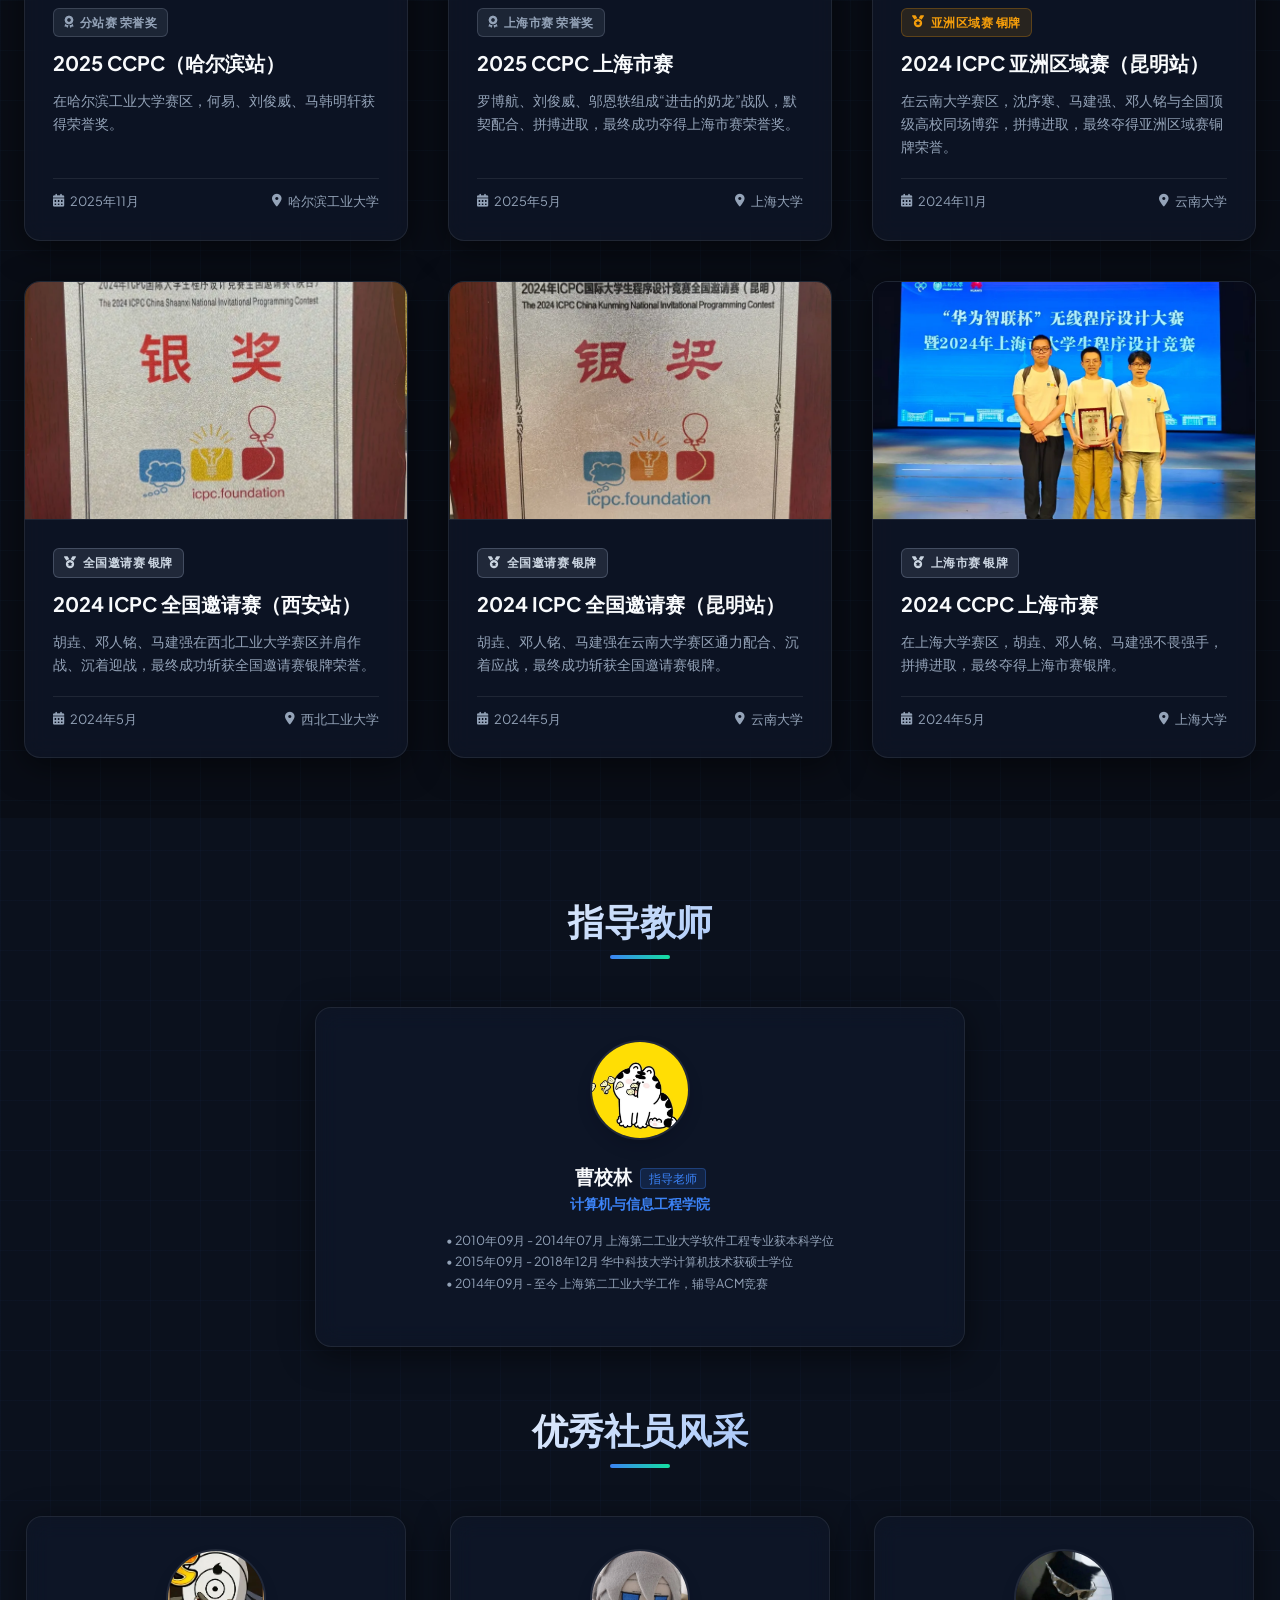
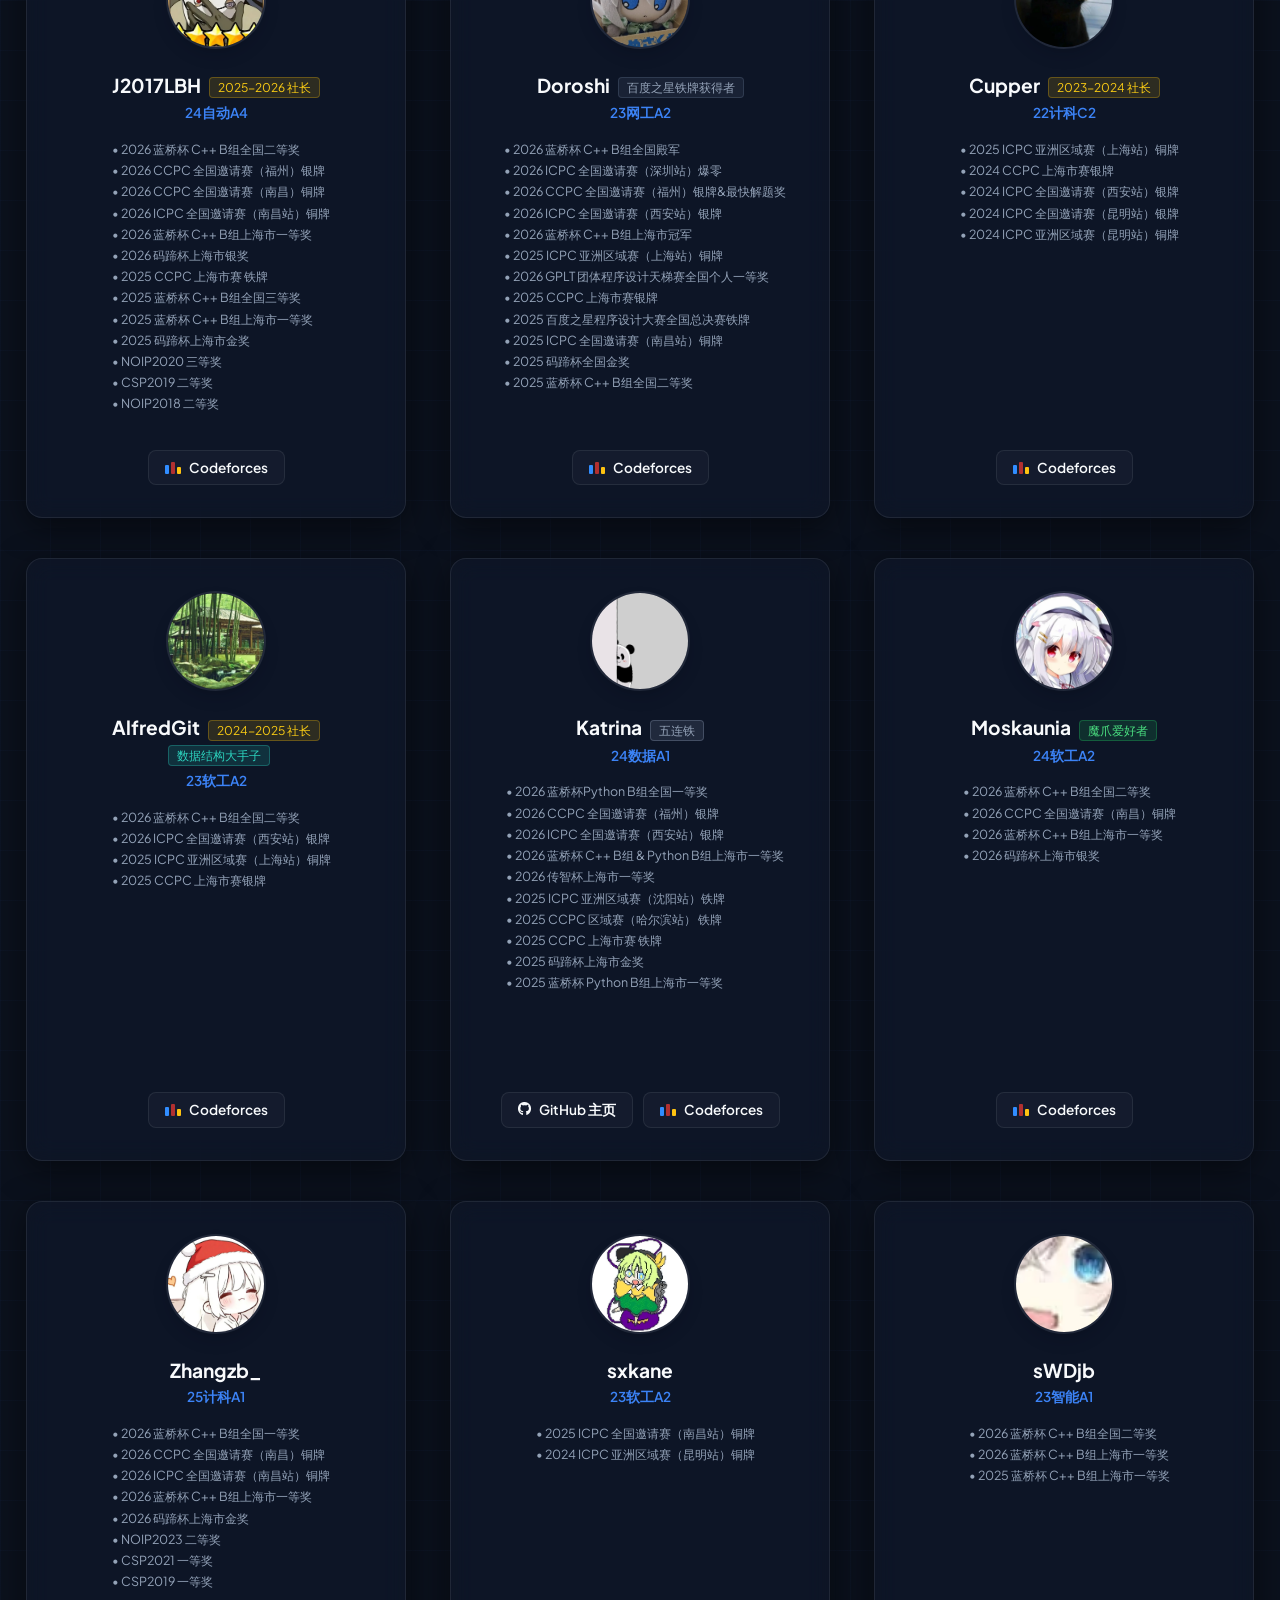
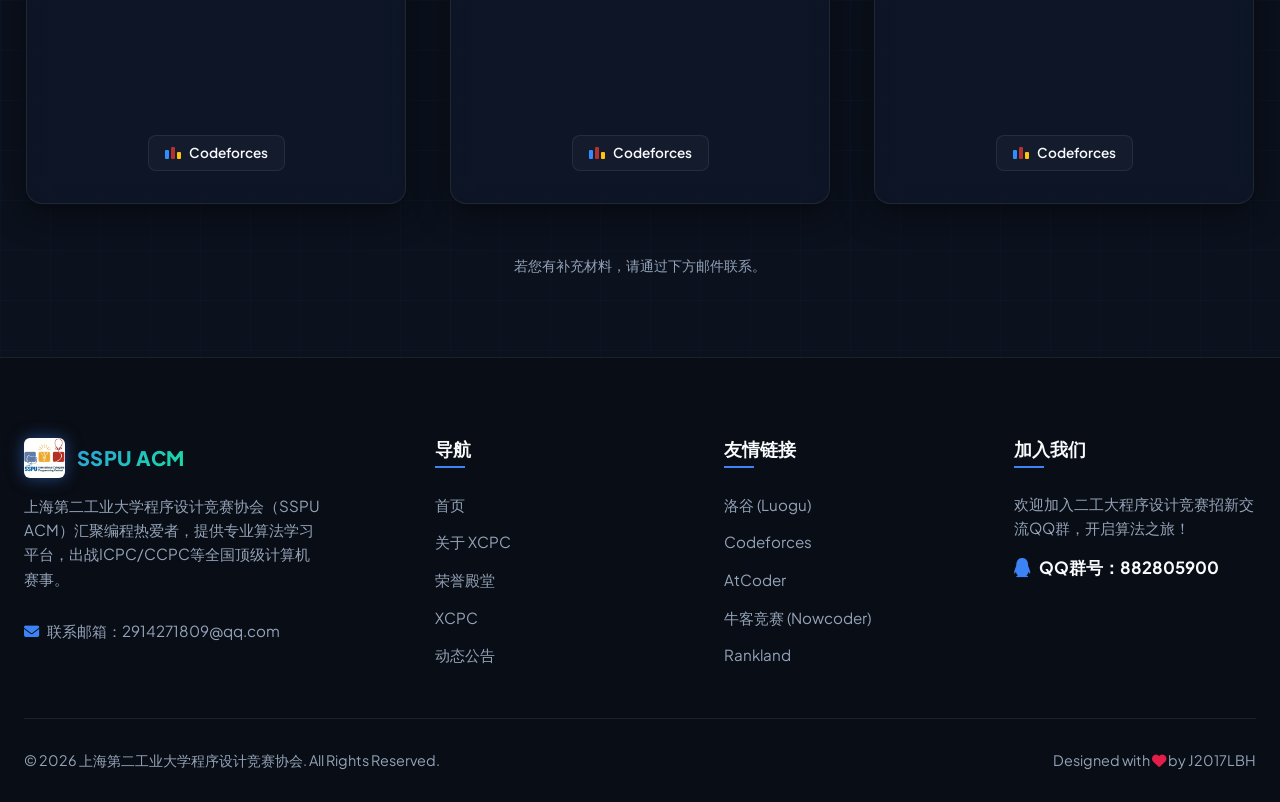
<file: hall_of_fame.html>
<!DOCTYPE html>
<html lang="zh-CN" data-theme="dark">
<head>
    <meta charset="UTF-8">
    <meta name="viewport" content="width=device-width, initial-scale=1.0">
    <meta name="description" content="上海第二工业大学程序设计竞赛协会荣誉殿堂 - 记录我们在各大算法赛事中的辉煌战绩与优秀学长学姐风采。">
    <title>荣誉殿堂 - 上海第二工业大学程序设计竞赛协会</title>
    <!-- Stylesheets -->
    <link rel="preconnect" href="https://fonts.googleapis.com">
    <link rel="preconnect" href="https://fonts.gstatic.com" crossorigin>
    <link rel="preconnect" href="https://cdn.bootcdn.net" crossorigin>
    <link rel="stylesheet" href="https://fonts.googleapis.com/css2?family=Outfit:wght@300;400;500;600;700;800&family=Plus+Jakarta+Sans:wght@300;400;500;600;700;800&display=swap">
    <link rel="stylesheet" href="css/style.css">
    <!-- Font Awesome Icons -->
    <link rel="stylesheet" href="https://cdn.bootcdn.net/ajax/libs/font-awesome/6.4.0/css/all.min.css">
</head>
<body>

    <!-- Header navigation injected by components.js -->
    <div id="header-placeholder"></div>

    <!-- 0. Recent Highlights Section -->
    <section class="highlight-awards-section" id="highlights">
        <div class="container">
            <h2 class="section-title">历史荣誉</h2>
            
            <div class="highlight-awards-grid">
                <!-- Highlight 0: CCPC Fuzhou Invitational (2026-05) -->
                <div class="highlight-award-card glass-card">
                    <div class="highlight-award-img-wrapper">
                        <img loading="lazy" decoding="async" src="images/prize/fuzhou.webp" alt="2026 CCPC 中国大学生程序设计竞赛全国邀请赛（福州）" class="highlight-award-img">
                    </div>
                    <div class="highlight-award-content">
                        <div class="highlight-award-badges">
                            <span class="highlight-award-badge badge-silver">
                                <i class="fas fa-medal"></i> 全国邀请赛 银牌
                            </span>
                            <span class="highlight-award-badge badge-first-solve">
                                <i class="fas fa-bolt"></i> 最快解题奖
                            </span>
                        </div>
                        <h3>2026 CCPC 全国邀请赛（福州）</h3>
                        <p class="highlight-award-desc">何易、罗博航、刘俊威在赛场上并肩作战，以极快的速度完成解题，成功夺得全国邀请赛银牌，并斩获最快解题奖。</p>
                        <div class="highlight-award-meta">
                            <span><i class="fas fa-calendar-alt"></i> 2026年5月</span>
                            <span><i class="fas fa-map-marker-alt"></i> 福州大学</span>
                        </div>
                    </div>
                </div>

                <!-- Highlight 1: CCPC Nanchang Invitational (2026-05) -->
                <div class="highlight-award-card glass-card">
                    <div class="highlight-award-img-wrapper">
                        <img loading="lazy" decoding="async" src="images/prize/ccpc_nanchang.webp" alt="2026 CCPC 中国大学生程序设计竞赛全国邀请赛（南昌）" class="highlight-award-img">
                    </div>
                    <div class="highlight-award-content">
                        <div class="highlight-award-badges">
                            <span class="highlight-award-badge badge-bronze-inv">
                                <i class="fas fa-medal"></i> 全国邀请赛 铜牌
                            </span>
                        </div>
                        <h3>2026 CCPC 全国邀请赛（南昌）</h3>
                        <p class="highlight-award-desc">本届比赛在南昌大学举办。罗博航、邬恩轶、张志博、何易经过赛场的激烈角逐与团结协作，最终成功夺得全国邀请赛铜牌荣誉。</p>
                        <div class="highlight-award-meta">
                            <span><i class="fas fa-calendar-alt"></i> 2026年5月</span>
                            <span><i class="fas fa-map-marker-alt"></i> 南昌大学</span>
                        </div>
                    </div>
                </div>

                <!-- Highlight 2: Nanchang Invitational (2026-05) -->
                <div class="highlight-award-card glass-card">
                    <div class="highlight-award-img-wrapper">
                        <img loading="lazy" decoding="async" src="images/prize/nanchang.webp" alt="2026 ICPC 全国邀请赛（南昌站）" class="highlight-award-img">
                    </div>
                    <div class="highlight-award-content">
                        <div class="highlight-award-badges">
                            <span class="highlight-award-badge badge-bronze-inv">
                                <i class="fas fa-medal"></i> 全国邀请赛 铜牌
                            </span>
                        </div>
                        <h3>2026 ICPC 全国邀请赛（南昌站）</h3>
                        <p class="highlight-award-desc">在江西师范大学赛区，罗博航、何易、张志博在激烈的赛程中通力合作，最终成功夺得全国邀请赛铜牌。</p>
                        <div class="highlight-award-meta">
                            <span><i class="fas fa-calendar-alt"></i> 2026年5月</span>
                            <span><i class="fas fa-map-marker-alt"></i> 江西师范大学</span>
                        </div>
                    </div>
                </div>

                <!-- Highlight 3: Xi'an Invitational (2026-05) -->
                <div class="highlight-award-card glass-card">
                    <div class="highlight-award-img-wrapper">
                        <img loading="lazy" decoding="async" src="images/prize/xian.webp" alt="2026 ICPC 全国邀请赛（西安站）" class="highlight-award-img">
                    </div>
                    <div class="highlight-award-content">
                        <div class="highlight-award-badges">
                            <span class="highlight-award-badge badge-silver">
                                <i class="fas fa-medal"></i> 全国邀请赛 银牌
                            </span>
                        </div>
                        <h3>2026 ICPC 全国邀请赛（西安站）</h3>
                        <p class="highlight-award-desc">在西北工业大学赛区，刘俊威、何易、马韩明轩不畏强手，沉着应战，最终成功斩获全国邀请赛银牌荣誉。</p>
                        <div class="highlight-award-meta">
                            <span><i class="fas fa-calendar-alt"></i> 2026年5月</span>
                            <span><i class="fas fa-map-marker-alt"></i> 西北工业大学</span>
                        </div>
                    </div>
                </div>

                <!-- Highlight 4: Wuhan Invitational (2026-05) -->
                <div class="highlight-award-card glass-card">
                    <div class="highlight-award-img-wrapper">
                        <img loading="lazy" decoding="async" src="images/prize/wuhan2026.webp" alt="2026 ICPC 全国邀请赛（武汉站）" class="highlight-award-img">
                    </div>
                    <div class="highlight-award-content">
                        <div class="highlight-award-badges">
                            <span class="highlight-award-badge badge-honorable">
                                <i class="fas fa-award"></i> 全国邀请赛 荣誉奖
                            </span>
                        </div>
                        <h3>2026 ICPC 全国邀请赛（武汉站）</h3>
                        <p class="highlight-award-desc">在武汉大学，邬恩轶、张家浩、沈政权获得荣誉奖。</p>
                        <div class="highlight-award-meta">
                            <span><i class="fas fa-calendar-alt"></i> 2026年5月</span>
                            <span><i class="fas fa-map-marker-alt"></i> 武汉大学</span>
                        </div>
                    </div>
                </div>

                <!-- Highlight 5: Shanghai Regional (2025-11) -->
                <div class="highlight-award-card glass-card">
                    <div class="highlight-award-img-wrapper">
                        <img loading="lazy" decoding="async" src="images/prize/shanghai.webp" alt="2025 ICPC 亚洲区域赛（上海站）" class="highlight-award-img">
                    </div>
                    <div class="highlight-award-content">
                        <div class="highlight-award-badges">
                            <span class="highlight-award-badge badge-bronze">
                                <i class="fas fa-medal"></i> 亚洲区域赛 铜牌
                            </span>
                        </div>
                        <h3>2025 ICPC 亚洲区域赛（上海站）</h3>
                        <p class="highlight-award-desc">本届比赛在上海大学举办。马韩明轩、何易、马建强在赛场上沉着应战、通力合作，最终成功夺得亚洲区域赛铜牌荣誉，取得了历史性的突破。</p>
                        <div class="highlight-award-meta">
                            <span><i class="fas fa-calendar-alt"></i> 2025年11月</span>
                            <span><i class="fas fa-map-marker-alt"></i> 上海大学</span>
                        </div>
                    </div>
                </div>

                <!-- Highlight 6: CCPC Harbin (2025-11) -->
                <div class="highlight-award-card glass-card">
                    <div class="highlight-award-img-wrapper">
                        <img loading="lazy" decoding="async" src="images/prize/harbin.webp" alt="2025 CCPC（哈尔滨站）" class="highlight-award-img">
                    </div>
                    <div class="highlight-award-content">
                        <div class="highlight-award-badges">
                            <span class="highlight-award-badge badge-honorable">
                                <i class="fas fa-award"></i> 分站赛 荣誉奖
                            </span>
                        </div>
                        <h3>2025 CCPC（哈尔滨站）</h3>
                        <p class="highlight-award-desc">在哈尔滨工业大学赛区，何易、刘俊威、马韩明轩获得荣誉奖。</p>
                        <div class="highlight-award-meta">
                            <span><i class="fas fa-calendar-alt"></i> 2025年11月</span>
                            <span><i class="fas fa-map-marker-alt"></i> 哈尔滨工业大学</span>
                        </div>
                    </div>
                </div>

                <!-- Highlight: 2025 CCPC Shanghai Provincial (2025-05) -->
                <div class="highlight-award-card glass-card">
                    <div class="highlight-award-img-wrapper">
                        <img loading="lazy" decoding="async" src="images/prize/ccpc_shanghai2025.webp" alt="2025 CCPC 上海市赛" class="highlight-award-img">
                    </div>
                    <div class="highlight-award-content">
                        <div class="highlight-award-badges">
                            <span class="highlight-award-badge badge-honorable">
                                <i class="fas fa-award"></i> 上海市赛 荣誉奖
                            </span>
                        </div>
                        <h3>2025 CCPC 上海市赛</h3>
                        <p class="highlight-award-desc">罗博航、刘俊威、邬恩轶组成“进击的奶龙”战队，默契配合、拼搏进取，最终成功夺得上海市赛荣誉奖。</p>
                        <div class="highlight-award-meta">
                            <span><i class="fas fa-calendar-alt"></i> 2025年5月</span>
                            <span><i class="fas fa-map-marker-alt"></i> 上海大学</span>
                        </div>
                    </div>
                </div>

                <!-- Highlight 7: Kunming Regional (2024-11) -->
                <div class="highlight-award-card glass-card">
                    <div class="highlight-award-img-wrapper">
                        <img loading="lazy" decoding="async" src="images/prize/kunming.webp" alt="2024 ICPC 亚洲区域赛（昆明站）" class="highlight-award-img">
                    </div>
                    <div class="highlight-award-content">
                        <div class="highlight-award-badges">
                            <span class="highlight-award-badge badge-bronze">
                                <i class="fas fa-medal"></i> 亚洲区域赛 铜牌
                            </span>
                        </div>
                        <h3>2024 ICPC 亚洲区域赛（昆明站）</h3>
                        <p class="highlight-award-desc">在云南大学赛区，沈序寒、马建强、邓人铭与全国顶级高校同场博弈，拼搏进取，最终夺得亚洲区域赛铜牌荣誉。</p>
                        <div class="highlight-award-meta">
                            <span><i class="fas fa-calendar-alt"></i> 2024年11月</span>
                            <span><i class="fas fa-map-marker-alt"></i> 云南大学</span>
                        </div>
                    </div>
                </div>

                <!-- Highlight 8: Xi'an Invitational (2024-05) -->
                <div class="highlight-award-card glass-card">
                    <div class="highlight-award-img-wrapper">
                        <img loading="lazy" decoding="async" src="images/prize/icpc_xian2024.webp" alt="2024 ICPC 全国邀请赛（西安站）" class="highlight-award-img">
                    </div>
                    <div class="highlight-award-content">
                        <div class="highlight-award-badges">
                            <span class="highlight-award-badge badge-silver">
                                <i class="fas fa-medal"></i> 全国邀请赛 银牌
                            </span>
                        </div>
                        <h3>2024 ICPC 全国邀请赛（西安站）</h3>
                        <p class="highlight-award-desc">胡垚、邓人铭、马建强在西北工业大学赛区并肩作战、沉着迎战，最终成功斩获全国邀请赛银牌荣誉。</p>
                        <div class="highlight-award-meta">
                            <span><i class="fas fa-calendar-alt"></i> 2024年5月</span>
                            <span><i class="fas fa-map-marker-alt"></i> 西北工业大学</span>
                        </div>
                    </div>
                </div>

                <!-- Highlight 9: Kunming Invitational (2024-05) -->
                <div class="highlight-award-card glass-card">
                    <div class="highlight-award-img-wrapper">
                        <img loading="lazy" decoding="async" src="images/prize/icpc_kunming2024.webp" alt="2024 ICPC 全国邀请赛（昆明站）" class="highlight-award-img">
                    </div>
                    <div class="highlight-award-content">
                        <div class="highlight-award-badges">
                            <span class="highlight-award-badge badge-silver">
                                <i class="fas fa-medal"></i> 全国邀请赛 银牌
                            </span>
                        </div>
                        <h3>2024 ICPC 全国邀请赛（昆明站）</h3>
                        <p class="highlight-award-desc">胡垚、邓人铭、马建强在云南大学赛区通力配合、沉着应战，最终成功斩获全国邀请赛银牌。</p>
                        <div class="highlight-award-meta">
                            <span><i class="fas fa-calendar-alt"></i> 2024年5月</span>
                            <span><i class="fas fa-map-marker-alt"></i> 云南大学</span>
                        </div>
                    </div>
                </div>

                <!-- Highlight 10: 2024 CCPC Shanghai Provincial (2024-05) -->
                <div class="highlight-award-card glass-card">
                    <div class="highlight-award-img-wrapper">
                        <img loading="lazy" decoding="async" src="images/prize/ccpc_shanghai2024.webp" alt="2024 CCPC 上海市赛" class="highlight-award-img">
                    </div>
                    <div class="highlight-award-content">
                        <div class="highlight-award-badges">
                            <span class="highlight-award-badge badge-silver">
                                <i class="fas fa-medal"></i> 上海市赛 银牌
                            </span>
                        </div>
                        <h3>2024 CCPC 上海市赛</h3>
                        <p class="highlight-award-desc">在上海大学赛区，胡垚、邓人铭、马建强不畏强手，拼搏进取，最终夺得上海市赛银牌。</p>
                        <div class="highlight-award-meta">
                            <span><i class="fas fa-calendar-alt"></i> 2024年5月</span>
                            <span><i class="fas fa-map-marker-alt"></i> 上海大学</span>
                        </div>
                    </div>
                </div>
            </div>
        </div>
    </section>


    <!-- 2. Alumni & Outstanding Seniors Section -->
    <section class="roadmap-section" id="alumni" style="background: var(--bg-grid-color); padding: 80px 0;">
        <div class="container">
            <h2 class="section-title">指导教师</h2>
            
            <div class="alumni-grid" style="display: flex; justify-content: center; gap: 2.5rem; flex-wrap: wrap; margin-bottom: 60px;">
                <!-- Teacher: Cao Xiaolin -->
                <div class="alumni-card glass-card" style="max-width: 650px; width: 100%;">
                    <div class="alumni-avatar">
                        <img loading="lazy" decoding="async" src="images/prize/caoxiaolin.webp" alt="曹校林" style="width: 100%; height: 100%; object-fit: cover;">
                    </div>
                    <h3>曹校林 <span style="font-size: 0.75rem; padding: 2px 8px; border-radius: 4px; background: rgba(59, 130, 246, 0.15); color: #3b82f6; border: 1px solid rgba(59, 130, 246, 0.3); font-weight: normal; vertical-align: middle; margin-left: 5px; display: inline-block;">指导老师</span></h3>
                    <div class="alumni-title" style="margin-bottom: 15px;">计算机与信息工程学院</div>
                    <p style="color: var(--text-muted); font-size: 0.78rem; margin-bottom: 20px; line-height: 1.7; text-align: left; padding: 0 20px;">
                        • 2010年09月 - 2014年07月 上海第二工业大学软件工程专业获本科学位<br>
                        • 2015年09月 - 2018年12月 华中科技大学计算机技术获硕士学位<br>
                        • 2014年09月 - 至今 上海第二工业大学工作，辅导ACM竞赛
                    </p>
                </div>
            </div>

            <h2 class="section-title">优秀社员风采</h2>
            
            <div class="alumni-grid outstanding-alumni-grid">
                <!-- Member: J2017LBH -->
                <div class="alumni-card glass-card" style="max-width: 380px; width: 100%;">
                    <div class="alumni-avatar">
                        <img loading="lazy" decoding="async" src="images/prize/j2017lbh.webp" alt="J2017LBH" style="width: 100%; height: 100%; object-fit: cover;">
                    </div>
                    <h3>J2017LBH <span style="font-size: 0.75rem; padding: 2px 8px; border-radius: 4px; background: rgba(234, 179, 8, 0.15); color: #facc15; border: 1px solid rgba(234, 179, 8, 0.3); font-weight: normal; vertical-align: middle; margin-left: 5px; display: inline-block;">2025-2026 社长</span></h3>
                    <div class="alumni-title" style="margin-bottom: 15px;">24自动A4</div>
                    <p style="color: var(--text-muted); font-size: 0.78rem; margin-bottom: 20px; line-height: 1.7; text-align: left; padding-left: 10px;">
                        • 2026 蓝桥杯 C++ B组全国二等奖<br>
                        • 2026 CCPC 全国邀请赛（福州）银牌<br>
                        • 2026 CCPC 全国邀请赛（南昌）铜牌<br>
                        • 2026 ICPC 全国邀请赛（南昌站）铜牌<br>
                        • 2026 蓝桥杯 C++ B组上海市一等奖<br>
                        • 2026 码蹄杯上海市银奖<br>
                        • 2025 CCPC 上海市赛 铁牌<br>
                        • 2025 蓝桥杯 C++ B组全国三等奖<br>
                        • 2025 蓝桥杯 C++ B组上海市一等奖<br>
                        • 2025 码蹄杯上海市金奖<br>
                        • NOIP2020 三等奖<br>
                        • CSP2019 二等奖<br>
                        • NOIP2018 二等奖
                    </p>
                    <div>
                        <a href="https://codeforces.com/profile/J2017LBH" target="_blank" class="alumni-codeforces-btn">
                            <svg viewBox="0 0 24 24" width="16" height="16" style="vertical-align: middle;">
                                <rect x="0" y="7.5" width="6" height="13.5" rx="1.5" fill="#318dff"/>
                                <rect x="9" y="3" width="6" height="18" rx="1.5" fill="#b13030"/>
                                <rect x="18" y="10.5" width="6" height="10.5" rx="1.5" fill="#fec311"/>
                            </svg>
                            Codeforces
                        </a>
                    </div>
                </div>

                <!-- Member: Doroshi -->
                <div class="alumni-card glass-card" style="max-width: 380px; width: 100%;">
                    <div class="alumni-avatar">
                        <img loading="lazy" decoding="async" src="images/prize/doroshi.webp" alt="Doroshi" style="width: 100%; height: 100%; object-fit: cover;">
                    </div>
                    <h3>Doroshi <span style="font-size: 0.75rem; padding: 2px 8px; border-radius: 4px; background: rgba(100, 116, 139, 0.15); color: #94a3b8; border: 1px solid rgba(100, 116, 139, 0.3); font-weight: normal; vertical-align: middle; margin-left: 5px; display: inline-block;">百度之星铁牌获得者</span></h3>
                    <div class="alumni-title" style="margin-bottom: 15px;">23网工A2</div>
                    <p style="color: var(--text-muted); font-size: 0.78rem; margin-bottom: 20px; line-height: 1.7; text-align: left; padding-left: 10px;">
                        • 2026 蓝桥杯 C++ B组全国殿军<br>
                        • 2026 ICPC 全国邀请赛（深圳站）爆零<br>
                        • 2026 CCPC 全国邀请赛（福州）银牌&最快解题奖<br>
                        • 2026 ICPC 全国邀请赛（西安站）银牌<br>
                        • 2026 蓝桥杯 C++ B组上海市冠军<br>
                        • 2025 ICPC 亚洲区域赛（上海站）铜牌<br>
                        • 2026 GPLT 团体程序设计天梯赛全国个人一等奖<br>
                        • 2025 CCPC 上海市赛银牌<br>
                        • 2025 百度之星程序设计大赛全国总决赛铁牌<br>
                        • 2025 ICPC 全国邀请赛（南昌站）铜牌<br>
                        • 2025 码蹄杯全国金奖<br>
                        • 2025 蓝桥杯 C++ B组全国二等奖
                    </p>
                    <div>
                        <a href="https://codeforces.com/profile/Doroshi" target="_blank" class="alumni-codeforces-btn">
                            <svg viewBox="0 0 24 24" width="16" height="16" style="vertical-align: middle;">
                                <rect x="0" y="7.5" width="6" height="13.5" rx="1.5" fill="#318dff"/>
                                <rect x="9" y="3" width="6" height="18" rx="1.5" fill="#b13030"/>
                                <rect x="18" y="10.5" width="6" height="10.5" rx="1.5" fill="#fec311"/>
                            </svg>
                            Codeforces
                        </a>
                    </div>
                </div>

                <!-- Member: Cupper -->
                <div class="alumni-card glass-card" style="max-width: 380px; width: 100%;">
                    <div class="alumni-avatar">
                        <img loading="lazy" decoding="async" src="images/prize/cupper.webp" alt="Cupper" style="width: 100%; height: 100%; object-fit: cover;">
                    </div>
                    <h3>Cupper <span style="font-size: 0.75rem; padding: 2px 8px; border-radius: 4px; background: rgba(234, 179, 8, 0.15); color: #facc15; border: 1px solid rgba(234, 179, 8, 0.3); font-weight: normal; vertical-align: middle; margin-left: 5px; display: inline-block;">2023-2024 社长</span></h3>
                    <div class="alumni-title" style="margin-bottom: 15px;">22计科C2</div>
                    <p style="color: var(--text-muted); font-size: 0.78rem; margin-bottom: 20px; line-height: 1.7; text-align: left; padding-left: 10px;">
                        • 2025 ICPC 亚洲区域赛（上海站）铜牌<br>
                        • 2024 CCPC 上海市赛银牌<br>
                        • 2024 ICPC 全国邀请赛（西安站）银牌<br>
                        • 2024 ICPC 全国邀请赛（昆明站）银牌<br>
                        • 2024 ICPC 亚洲区域赛（昆明站）铜牌
                    </p>
                    <div>
                        <a href="https://codeforces.com/profile/cupper" target="_blank" class="alumni-codeforces-btn">
                            <svg viewBox="0 0 24 24" width="16" height="16" style="vertical-align: middle;">
                                <rect x="0" y="7.5" width="6" height="13.5" rx="1.5" fill="#318dff"/>
                                <rect x="9" y="3" width="6" height="18" rx="1.5" fill="#b13030"/>
                                <rect x="18" y="10.5" width="6" height="10.5" rx="1.5" fill="#fec311"/>
                            </svg>
                            Codeforces
                        </a>
                    </div>
                </div>

                <!-- Member: AlfredGit -->
                <div class="alumni-card glass-card" style="max-width: 380px; width: 100%;">
                    <div class="alumni-avatar">
                        <img loading="lazy" decoding="async" src="images/prize/alfredgit.webp" alt="AlfredGit" style="width: 100%; height: 100%; object-fit: cover;">
                    </div>
                    <h3>AlfredGit <span style="font-size: 0.75rem; padding: 2px 8px; border-radius: 4px; background: rgba(234, 179, 8, 0.15); color: #facc15; border: 1px solid rgba(234, 179, 8, 0.3); font-weight: normal; vertical-align: middle; margin-left: 5px; display: inline-block;">2024-2025 社长</span><span style="font-size: 0.75rem; padding: 2px 8px; border-radius: 4px; background: rgba(45, 212, 191, 0.15); color: #2dd4bf; border: 1px solid rgba(45, 212, 191, 0.3); font-weight: normal; vertical-align: middle; margin-left: 5px; display: inline-block;">数据结构大手子</span></h3>
                    <div class="alumni-title" style="margin-bottom: 15px;">23软工A2</div>
                    <p style="color: var(--text-muted); font-size: 0.78rem; margin-bottom: 20px; line-height: 1.7; text-align: left; padding-left: 10px;">
                        • 2026 蓝桥杯 C++ B组全国二等奖<br>
                        • 2026 ICPC 全国邀请赛（西安站）银牌<br>
                        • 2025 ICPC 亚洲区域赛（上海站）铜牌<br>
                        • 2025 CCPC 上海市赛银牌
                    </p>
                    <div>
                        <a href="https://codeforces.com/profile/AlfredGit" target="_blank" class="alumni-codeforces-btn">
                            <svg viewBox="0 0 24 24" width="16" height="16" style="vertical-align: middle;">
                                <rect x="0" y="7.5" width="6" height="13.5" rx="1.5" fill="#318dff"/>
                                <rect x="9" y="3" width="6" height="18" rx="1.5" fill="#b13030"/>
                                <rect x="18" y="10.5" width="6" height="10.5" rx="1.5" fill="#fec311"/>
                            </svg>
                            Codeforces
                        </a>
                    </div>
                </div>

                <!-- Member: Katrina -->
                <div class="alumni-card glass-card" style="max-width: 380px; width: 100%;">
                    <div class="alumni-avatar">
                        <img loading="lazy" decoding="async" src="images/prize/liujunwei.webp" alt="Katrina" style="width: 100%; height: 100%; object-fit: cover;">
                    </div>
                    <h3>Katrina <span style="font-size: 0.75rem; padding: 2px 8px; border-radius: 4px; background: rgba(148, 163, 184, 0.15); color: #94a3b8; border: 1px solid rgba(148, 163, 184, 0.3); font-weight: normal; vertical-align: middle; margin-left: 5px; display: inline-block;">五连铁</span></h3>
                    <div class="alumni-title" style="margin-bottom: 15px;">24数据A1</div>
                    <p style="color: var(--text-muted); font-size: 0.78rem; margin-bottom: 20px; line-height: 1.7; text-align: left; padding-left: 10px;">
                        • 2026 蓝桥杯Python B组全国一等奖<br>
                        • 2026 CCPC 全国邀请赛（福州）银牌<br>
                        • 2026 ICPC 全国邀请赛（西安站）银牌<br>
                        • 2026 蓝桥杯 C++ B组 & Python B组上海市一等奖<br>
                        • 2026 传智杯上海市一等奖<br>
                        • 2025 ICPC 亚洲区域赛（沈阳站）铁牌<br>
                        • 2025 CCPC 区域赛（哈尔滨站） 铁牌<br>
                        • 2025 CCPC 上海市赛 铁牌<br>
                        • 2025 码蹄杯上海市金奖<br>
                        • 2025 蓝桥杯 Python B组上海市一等奖
                    </p>
                    <div style="display: flex; gap: 10px; justify-content: center; flex-wrap: wrap;">
                        <a href="https://github.com/Katrina55553" target="_blank" class="alumni-github-btn" style="margin-top: 10px;">
                            <i class="fab fa-github"></i> GitHub 主页
                        </a>
                        <a href="https://codeforces.com/profile/Katrina55553" target="_blank" class="alumni-codeforces-btn" style="margin-top: 10px;">
                            <svg viewBox="0 0 24 24" width="16" height="16" style="vertical-align: middle;">
                                <rect x="0" y="7.5" width="6" height="13.5" rx="1.5" fill="#318dff"/>
                                <rect x="9" y="3" width="6" height="18" rx="1.5" fill="#b13030"/>
                                <rect x="18" y="10.5" width="6" height="10.5" rx="1.5" fill="#fec311"/>
                            </svg>
                            Codeforces
                        </a>
                    </div>
                </div>

                <!-- Member: Moskaunia -->
                <div class="alumni-card glass-card" style="max-width: 380px; width: 100%;">
                    <div class="alumni-avatar">
                        <img loading="lazy" decoding="async" src="images/prize/moskaunia.webp" alt="Moskaunia" style="width: 100%; height: 100%; object-fit: cover;">
                    </div>
                    <h3>Moskaunia <span style="font-size: 0.75rem; padding: 2px 8px; border-radius: 4px; background: rgba(34, 197, 94, 0.15); color: #4ade80; border: 1px solid rgba(34, 197, 94, 0.3); font-weight: normal; vertical-align: middle; margin-left: 5px; display: inline-block;">魔爪爱好者</span></h3>
                    <div class="alumni-title" style="margin-bottom: 15px;">24软工A2</div>
                    <p style="color: var(--text-muted); font-size: 0.78rem; margin-bottom: 20px; line-height: 1.7; text-align: left; padding-left: 10px;">
                        • 2026 蓝桥杯 C++ B组全国二等奖<br>
                        • 2026 CCPC 全国邀请赛（南昌）铜牌<br>
                        • 2026 蓝桥杯 C++ B组上海市一等奖<br>
                        • 2026 码蹄杯上海市银奖
                    </p>
                    <div>
                        <a href="https://codeforces.com/profile/Moskaunia" target="_blank" class="alumni-codeforces-btn">
                            <svg viewBox="0 0 24 24" width="16" height="16" style="vertical-align: middle;">
                                <rect x="0" y="7.5" width="6" height="13.5" rx="1.5" fill="#318dff"/>
                                <rect x="9" y="3" width="6" height="18" rx="1.5" fill="#b13030"/>
                                <rect x="18" y="10.5" width="6" height="10.5" rx="1.5" fill="#fec311"/>
                            </svg>
                            Codeforces
                        </a>
                    </div>
                </div>

                <!-- Member: Zhangzb_ -->
                <div class="alumni-card glass-card" style="max-width: 380px; width: 100%;">
                    <div class="alumni-avatar">
                        <img loading="lazy" decoding="async" src="images/prize/zhangzb.webp" alt="Zhangzb_" style="width: 100%; height: 100%; object-fit: cover;">
                    </div>
                    <h3>Zhangzb_</h3>
                    <div class="alumni-title" style="margin-bottom: 15px;">25计科A1</div>
                    <p style="color: var(--text-muted); font-size: 0.78rem; margin-bottom: 20px; line-height: 1.7; text-align: left; padding-left: 10px;">
                        • 2026 蓝桥杯 C++ B组全国一等奖<br>
                        • 2026 CCPC 全国邀请赛（南昌）铜牌<br>
                        • 2026 ICPC 全国邀请赛（南昌站）铜牌<br>
                        • 2026 蓝桥杯 C++ B组上海市一等奖<br>
                        • 2026 码蹄杯上海市金奖<br>
                        • NOIP2023 二等奖<br>
                        • CSP2021 一等奖<br>
                        • CSP2019 一等奖
                    </p>
                    <div>
                        <a href="https://codeforces.com/profile/Zhangzb_" target="_blank" class="alumni-codeforces-btn">
                            <svg viewBox="0 0 24 24" width="16" height="16" style="vertical-align: middle;">
                                <rect x="0" y="7.5" width="6" height="13.5" rx="1.5" fill="#318dff"/>
                                <rect x="9" y="3" width="6" height="18" rx="1.5" fill="#b13030"/>
                                <rect x="18" y="10.5" width="6" height="10.5" rx="1.5" fill="#fec311"/>
                            </svg>
                            Codeforces
                        </a>
                    </div>
                </div>

                <!-- Member: sxkane -->
                <div class="alumni-card glass-card" style="max-width: 380px; width: 100%;">
                    <div class="alumni-avatar">
                        <img loading="lazy" decoding="async" src="images/prize/sxkane.webp" alt="sxkane" style="width: 100%; height: 100%; object-fit: cover;">
                    </div>
                    <h3>sxkane</h3>
                    <div class="alumni-title" style="margin-bottom: 15px;">23软工A2</div>
                    <p style="color: var(--text-muted); font-size: 0.78rem; margin-bottom: 20px; line-height: 1.7; text-align: left; padding-left: 10px;">
                        • 2025 ICPC 全国邀请赛（南昌站）铜牌<br>
                        • 2024 ICPC 亚洲区域赛（昆明站）铜牌
                    </p>
                    <div>
                        <a href="https://codeforces.com/profile/sxkane" target="_blank" class="alumni-codeforces-btn">
                            <svg viewBox="0 0 24 24" width="16" height="16" style="vertical-align: middle;">
                                <rect x="0" y="7.5" width="6" height="13.5" rx="1.5" fill="#318dff"/>
                                <rect x="9" y="3" width="6" height="18" rx="1.5" fill="#b13030"/>
                                <rect x="18" y="10.5" width="6" height="10.5" rx="1.5" fill="#fec311"/>
                            </svg>
                            Codeforces
                        </a>
                    </div>
                </div>

                <!-- Member: sWDjb -->
                <div class="alumni-card glass-card" style="max-width: 380px; width: 100%;">
                    <div class="alumni-avatar">
                        <img loading="lazy" decoding="async" src="images/prize/swdjb.webp" alt="sWDjb" style="width: 100%; height: 100%; object-fit: cover;">
                    </div>
                    <h3>sWDjb</h3>
                    <div class="alumni-title" style="margin-bottom: 15px;">23智能A1</div>
                    <p style="color: var(--text-muted); font-size: 0.78rem; margin-bottom: 20px; line-height: 1.7; text-align: left; padding-left: 10px;">
                        • 2026 蓝桥杯 C++ B组全国二等奖<br>
                        • 2026 蓝桥杯 C++ B组上海市一等奖<br>
                        • 2025 蓝桥杯 C++ B组上海市一等奖
                    </p>
                    <div>
                        <a href="https://codeforces.com/profile/swdjb" target="_blank" class="alumni-codeforces-btn">
                            <svg viewBox="0 0 24 24" width="16" height="16" style="vertical-align: middle;">
                                <rect x="0" y="7.5" width="6" height="13.5" rx="1.5" fill="#318dff"/>
                                <rect x="9" y="3" width="6" height="18" rx="1.5" fill="#b13030"/>
                                <rect x="18" y="10.5" width="6" height="10.5" rx="1.5" fill="#fec311"/>
                            </svg>
                            Codeforces
                        </a>
                    </div>
                </div>
            </div>

            <!-- Note about supplementary materials -->
            <div style="text-align: center; margin-top: 50px; color: var(--text-muted); font-size: 0.9rem;">
                <p>若您有补充材料，请通过下方邮件联系。</p>
            </div>
        </div>
    </section>

    <!-- Footer placeholder injected by components.js -->
    <div id="footer-placeholder"></div>

    <!-- Scripts -->
    <script src="js/components.js"></script>
    <script src="js/main.js"></script>
</body>
</html>
</file>
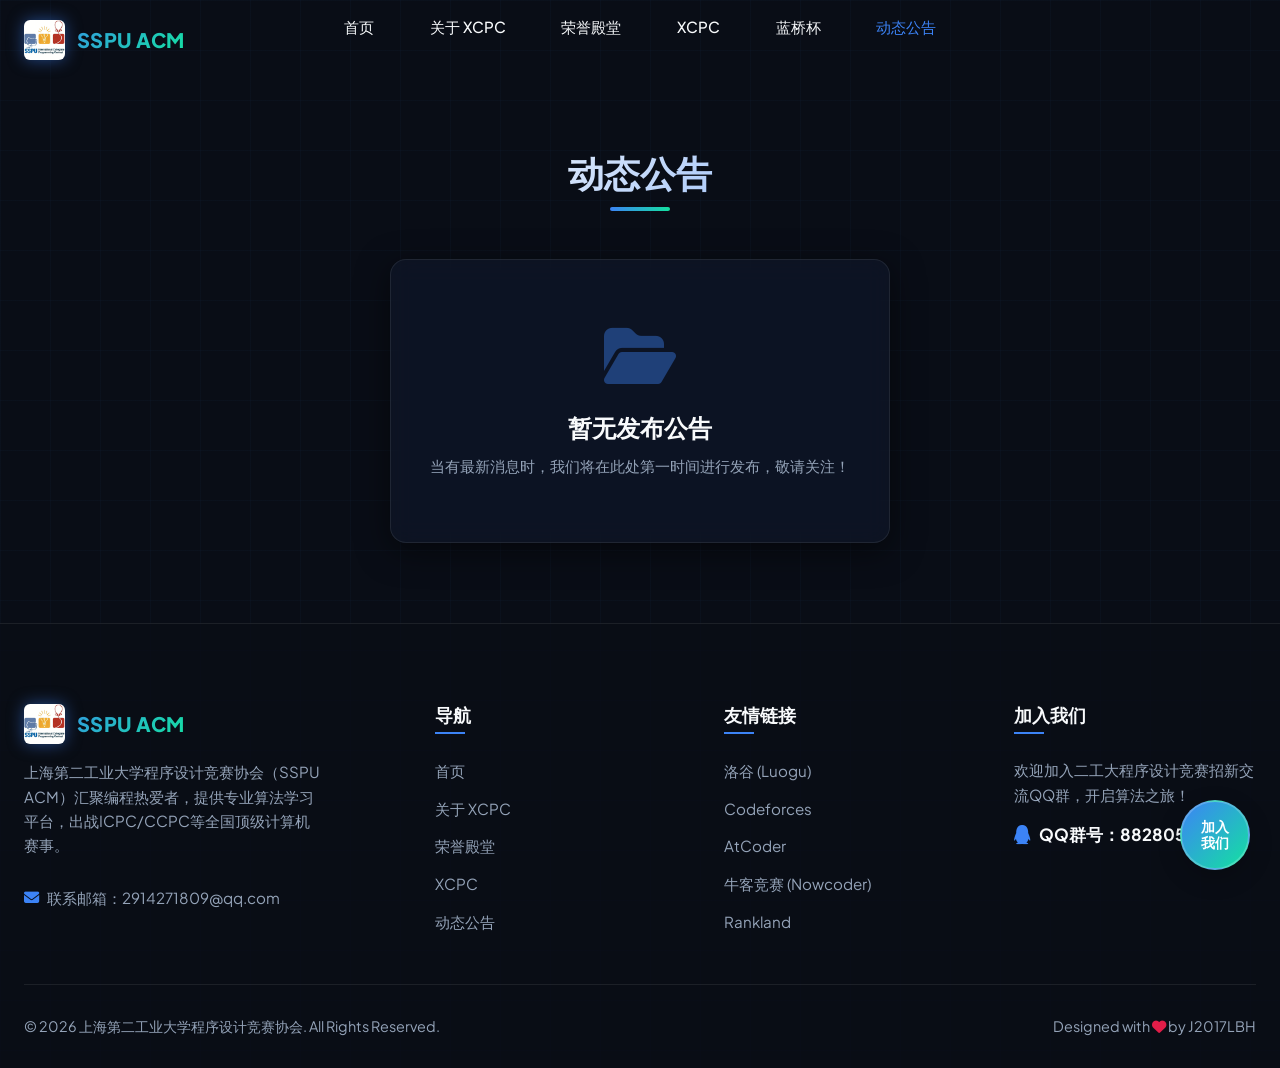
<file: news.html>
<!DOCTYPE html>
<html lang="zh-CN" data-theme="dark">
<head>
    <meta charset="UTF-8">
    <meta name="viewport" content="width=device-width, initial-scale=1.0">
    <meta name="description" content="上海第二工业大学程序设计竞赛协会动态公告 - 了解协会招新宣讲、赛事组织、训练安排及学术讲座最新动态。">
    <title>动态公告 - 上海第二工业大学程序设计竞赛协会</title>
    <!-- Stylesheets -->
    <link rel="preconnect" href="https://fonts.googleapis.com">
    <link rel="preconnect" href="https://fonts.gstatic.com" crossorigin>
    <link rel="preconnect" href="https://cdn.bootcdn.net" crossorigin>
    <link rel="stylesheet" href="https://fonts.googleapis.com/css2?family=Outfit:wght@300;400;500;600;700;800&family=Plus+Jakarta+Sans:wght@300;400;500;600;700;800&display=swap">
    <link rel="stylesheet" href="css/style.css">
    <!-- Font Awesome Icons -->
    <link rel="stylesheet" href="https://cdn.bootcdn.net/ajax/libs/font-awesome/6.4.0/css/all.min.css">
</head>
<body>

    <!-- Header navigation injected by components.js -->
    <div id="header-placeholder"></div>

    <!-- 1. News Page Header & Filters -->
    <section class="news-page-section" id="news-archive">
        <div class="container">
            <h2 class="section-title">动态公告</h2>
            
            <!-- News Cards Grid -->
            <div class="news-grid" id="news-archive-grid" style="display: flex; justify-content: center; width: 100%;">
                <div class="glass-card" style="text-align: center; max-width: 500px; padding: 4rem 2rem; margin: 0 auto; width: 100%;">
                    <i class="fas fa-folder-open" style="font-size: 4rem; color: var(--primary-color); opacity: 0.4; margin-bottom: 1.5rem;"></i>
                    <h3 style="font-size: 1.5rem; margin-bottom: 0.75rem;">暂无发布公告</h3>
                    <p style="color: var(--text-muted); font-size: 0.95rem; line-height: 1.6; margin: 0;">当有最新消息时，我们将在此处第一时间进行发布，敬请关注！</p>
                </div>
            </div>
        </div>
    </section>

    <!-- Footer placeholder injected by components.js -->
    <div id="footer-placeholder"></div>

    <!-- Scripts -->
    <script src="js/components.js"></script>
    <script src="js/main.js"></script>
</body>
</html>
</file>
<file: css/style.css>
/* 
 * SSPU Programming Contest Association Design System
 * Author: Antigravity
 * School: Shanghai Second Polytechnic University (上海第二工业大学)
 */

/* Google Fonts loaded via <link> in each HTML head (parallel, non-blocking chain) */

/* --- Root variables and themes --- */
:root {
    /* Color Palette */
    --sspu-blue-base: 217, 91%, 60%; /* #3b82f6 equivalent HSL */
    --sspu-green-base: 161, 84%, 48%; /* #10b981 equivalent HSL */
    
    --transition-speed: 0.3s;
    --border-radius-sm: 8px;
    --border-radius-md: 16px;
    --border-radius-lg: 24px;
    --max-width: 1280px;

    /* Font Setup */
    --font-primary: 'Plus Jakarta Sans', 'Outfit', -apple-system, BlinkMacSystemFont, 'Segoe UI', Roboto, 'Helvetica Neue', Arial, sans-serif;
}

/* Dark Theme (Default) */
[data-theme="dark"], :root:not([data-theme="light"]) {
    --bg-color: #090d16;
    --bg-grid-color: rgba(59, 130, 246, 0.03);
    --card-bg: rgba(17, 24, 39, 0.7);
    --card-bg-hover: rgba(23, 31, 50, 0.85);
    --navbar-bg: rgba(9, 13, 22, 0.8);
    --text-color: #f8fafc;
    --text-muted: #94a3b8;
    --primary-color: hsl(var(--sspu-blue-base));
    --primary-glow: rgba(59, 130, 246, 0.5);
    --accent-color: hsl(var(--sspu-green-base));
    --accent-glow: rgba(16, 185, 129, 0.4);
    --border-color: rgba(255, 255, 255, 0.08);
    --border-hover: rgba(59, 130, 246, 0.3);
    --shadow-color: rgba(0, 0, 0, 0.5);
    --shadow-glow: 0 0 25px rgba(59, 130, 246, 0.15);
    --input-bg: rgba(15, 23, 42, 0.8);
    --visualizer-bar-bg: #1e293b;
    --visualizer-bar-active: hsl(var(--sspu-green-base));
    --visualizer-bar-compare: #e11d48;
}

/* Light Theme */
[data-theme="light"] {
    --bg-color: #f8fafc;
    --bg-grid-color: rgba(29, 78, 216, 0.02);
    --card-bg: rgba(255, 255, 255, 0.8);
    --card-bg-hover: rgba(255, 255, 255, 0.95);
    --navbar-bg: rgba(248, 250, 252, 0.85);
    --text-color: #0f172a;
    --text-muted: #64748b;
    --primary-color: #1d4ed8; /* Darker SSPU Blue for contrast */
    --primary-glow: rgba(29, 78, 216, 0.2);
    --accent-color: #059669; /* Darker green */
    --accent-glow: rgba(5, 150, 105, 0.25);
    --border-color: rgba(15, 23, 42, 0.08);
    --border-hover: rgba(29, 78, 216, 0.3);
    --shadow-color: rgba(15, 23, 42, 0.06);
    --shadow-glow: 0 15px 30px rgba(29, 78, 216, 0.05);
    --input-bg: #ffffff;
    --visualizer-bar-bg: #e2e8f0;
    --visualizer-bar-active: #059669;
    --visualizer-bar-compare: #dc2626;
}

html {
    overflow-x: hidden;
}

/* --- Reset & Global styles --- */
* {
    margin: 0;
    padding: 0;
    box-sizing: border-box;
    scroll-behavior: smooth;
}

body {
    background-color: var(--bg-color);
    color: var(--text-color);
    font-family: var(--font-primary);
    line-height: 1.6;
    overflow-x: hidden;
    transition: background-color var(--transition-speed) ease, color var(--transition-speed) ease;
    /* Grid background effect */
    background-image: 
        linear-gradient(var(--bg-grid-color) 1px, transparent 1px),
        linear-gradient(90deg, var(--bg-grid-color) 1px, transparent 1px);
    background-size: 50px 50px;
}

a {
    color: inherit;
    text-decoration: none;
    transition: color var(--transition-speed) ease;
}

img {
    max-width: 100%;
    height: auto;
}

ul {
    list-style: none;
}

.container {
    width: 100%;
    max-width: var(--max-width);
    margin: 0 auto;
    padding: 0 24px;
}

/* --- Typography --- */
h1, h2, h3, h4, h5, h6 {
    font-weight: 700;
    line-height: 1.25;
}

.section-title {
    font-size: 2.25rem;
    text-align: center;
    margin-bottom: 3rem;
    position: relative;
    background: linear-gradient(135deg, var(--text-color) 30%, var(--primary-color));
    -webkit-background-clip: text;
    -webkit-text-fill-color: transparent;
}

.section-title::after {
    content: '';
    display: block;
    width: 60px;
    height: 4px;
    background: linear-gradient(90deg, var(--primary-color), var(--accent-color));
    margin: 0.75rem auto 0;
    border-radius: 2px;
}

/* --- Reusable Components --- */

/* Glassmorphism card */
.glass-card {
    background: var(--card-bg);
    border: 1px solid var(--border-color);
    border-radius: var(--border-radius-md);
    padding: 2rem;
    box-shadow: 0 8px 32px 0 var(--shadow-color);
    backdrop-filter: blur(12px) saturate(180%);
    -webkit-backdrop-filter: blur(12px) saturate(180%);
    transition: transform 0.4s cubic-bezier(0.165, 0.84, 0.44, 1),
                border-color var(--transition-speed) ease,
                box-shadow 0.4s ease;
}

.glass-card:hover {
    transform: translateY(-5px);
    border-color: var(--border-hover);
    box-shadow: var(--shadow-glow);
    background: var(--card-bg-hover);
}

/* Modern Button */
.btn {
    display: inline-flex;
    align-items: center;
    justify-content: center;
    gap: 8px;
    padding: 12px 28px;
    font-size: 1rem;
    font-weight: 600;
    border-radius: var(--border-radius-sm);
    cursor: pointer;
    transition: all var(--transition-speed) cubic-bezier(0.4, 0, 0.2, 1);
    border: none;
    outline: none;
}

.btn-primary {
    background: linear-gradient(135deg, var(--primary-color), #2563eb);
    color: #ffffff;
    box-shadow: 0 4px 15px rgba(59, 130, 246, 0.3);
}

.btn-primary:hover {
    transform: translateY(-2px);
    box-shadow: 0 8px 25px rgba(59, 130, 246, 0.5);
    background: linear-gradient(135deg, #2563eb, #1d4ed8);
}

.btn-secondary {
    background: transparent;
    color: var(--text-color);
    border: 1px solid var(--border-color);
}

.btn-secondary:hover {
    background: rgba(255, 255, 255, 0.05);
    border-color: var(--primary-color);
    transform: translateY(-2px);
}

/* Header & Navbar */
header {
    position: fixed;
    top: 0;
    left: 0;
    width: 100%;
    z-index: 1000;
    transition: all 0.4s ease;
}

.navbar {
    display: flex;
    justify-content: space-between;
    align-items: center;
    padding: 20px 0;
    transition: padding 0.4s ease;
    position: relative;
}

header.scrolled {
    background: var(--navbar-bg);
    box-shadow: 0 4px 30px var(--shadow-color);
    backdrop-filter: blur(12px);
    -webkit-backdrop-filter: blur(12px);
    border-bottom: 1px solid var(--border-color);
}

header.scrolled .navbar {
    padding: 12px 0;
}

.logo {
    display: flex;
    align-items: center;
    gap: 12px;
    font-size: 1.25rem;
    font-weight: 800;
    letter-spacing: 0.5px;
    background: linear-gradient(135deg, var(--primary-color), var(--accent-color));
    -webkit-background-clip: text;
    -webkit-text-fill-color: transparent;
}

.logo img {
    height: 40px;
    width: auto;
    filter: drop-shadow(0 0 8px var(--primary-glow));
}

.nav-menu {
    display: flex;
    align-items: center;
    gap: 2rem;
}

@media (min-width: 769px) {
    .nav-menu {
        position: absolute;
        left: 50%;
        transform: translateX(-50%);
    }
}

.nav-link {
    font-weight: 500;
    font-size: 0.95rem;
    padding: 6px 12px;
    border-radius: var(--border-radius-sm);
    position: relative;
}

.nav-link::after {
    content: '';
    position: absolute;
    bottom: 0;
    left: 12px;
    width: 0;
    height: 2px;
    background: linear-gradient(90deg, var(--primary-color), var(--accent-color));
    transition: width var(--transition-speed) ease;
}

.nav-link:hover, .nav-link.active {
    color: var(--primary-color);
}

.nav-link:hover::after, .nav-link.active::after {
    width: calc(100% - 24px);
}

.nav-actions {
    display: flex;
    align-items: center;
    gap: 1.5rem;
}

/* Theme Toggle Button */
.theme-toggle-btn {
    background: none;
    border: none;
    color: var(--text-color);
    font-size: 1.25rem;
    cursor: pointer;
    width: 40px;
    height: 40px;
    border-radius: 50%;
    display: flex;
    align-items: center;
    justify-content: center;
    border: 1px solid var(--border-color);
    transition: all var(--transition-speed) ease;
}

.theme-toggle-btn:hover {
    border-color: var(--primary-color);
    color: var(--primary-color);
    background: rgba(59, 130, 246, 0.05);
}

.theme-toggle-btn .fa-sun {
    display: none;
}

[data-theme="light"] .theme-toggle-btn .fa-sun {
    display: block;
}

[data-theme="light"] .theme-toggle-btn .fa-moon {
    display: none;
}

/* Mobile Nav Toggle */
.mobile-nav-toggle {
    display: none;
    background: none;
    border: none;
    color: var(--text-color);
    font-size: 1.5rem;
    cursor: pointer;
}

/* Hero Section */
.hero-section {
    padding-top: 160px;
    padding-bottom: 80px;
    min-height: 90vh;
    display: flex;
    align-items: center;
    position: relative;
    overflow: hidden;
}

.hero-grid {
    display: grid;
    grid-template-columns: 1.1fr 0.9fr;
    gap: 4rem;
    align-items: center;
}

.hero-text h1 {
    font-size: 3.5rem;
    font-weight: 800;
    line-height: 1.15;
    margin-bottom: 1.5rem;
}

.hero-text h1 span {
    background: linear-gradient(135deg, var(--primary-color), var(--accent-color));
    -webkit-background-clip: text;
    -webkit-text-fill-color: transparent;
}

.hero-text p {
    font-size: 1.15rem;
    color: var(--text-muted);
    margin-bottom: 2.5rem;
    max-width: 550px;
}

.hero-cta {
    display: flex;
    gap: 1rem;
}

.hero-media {
    position: relative;
    display: flex;
    justify-content: center;
    align-items: center;
}

.hero-image-wrapper {
    position: relative;
    width: 100%;
    max-width: 480px;
    height: 480px;
    border-radius: var(--border-radius-lg);
    overflow: hidden;
    border: 1px solid var(--border-color);
    box-shadow: 0 20px 50px var(--shadow-color);
}

/* Slideshow */
.slideshow-container {
    width: 100%;
    height: 100%;
    position: relative;
}

.slide {
    display: none;
    width: 100%;
    height: 100%;
}

.slide img {
    width: 100%;
    height: 100%;
    object-fit: cover;
}

.fade {
    animation-name: fadeEffect;
    animation-duration: 1.5s;
}

@keyframes fadeEffect {
    from { opacity: 0.4 }
    to { opacity: 1 }
}

.dots-container {
    position: absolute;
    bottom: 20px;
    left: 50%;
    transform: translateX(-50%);
    display: flex;
    gap: 8px;
    z-index: 10;
}

.dot {
    cursor: pointer;
    height: 10px;
    width: 10px;
    background-color: rgba(255, 255, 255, 0.4);
    border-radius: 50%;
    display: inline-block;
    transition: background-color 0.6s ease, transform 0.3s ease;
}

.dot.active, .dot:hover {
    background-color: #ffffff;
    transform: scale(1.2);
}

/* Floating Code Snippets */
.floating-code {
    position: absolute;
    background: rgba(15, 23, 42, 0.85);
    border: 1px solid var(--border-color);
    border-radius: var(--border-radius-sm);
    padding: 12px 18px;
    font-family: 'Courier New', Courier, monospace;
    font-size: 0.85rem;
    color: var(--accent-color);
    box-shadow: 0 10px 30px rgba(0, 0, 0, 0.3);
    pointer-events: none;
    backdrop-filter: blur(8px);
    z-index: 1;
}

.floating-code-1 {
    top: 5%;
    right: -15%;
    animation: floatAnim 6s ease-in-out infinite;
}

.floating-code-2 {
    bottom: 20%;
    left: -15%;
    color: var(--primary-color);
    animation: floatAnim 8s ease-in-out infinite 1s;
}

.floating-code-3 {
    bottom: -10%;
    right: 10%;
    color: #e11d48;
    animation: floatAnim 7s ease-in-out infinite 2s;
}

@keyframes floatAnim {
    0%, 100% { transform: translateY(0); }
    50% { transform: translateY(-15px); }
}

/* Stats Section */
.stats-section {
    padding: 60px 0;
    position: relative;
    z-index: 10;
}

.stats-grid {
    display: grid;
    grid-template-columns: repeat(3, 1fr);
    gap: 2rem;
}

.stat-card {
    text-align: center;
    padding: 2.5rem 1.5rem;
}

.stat-card i {
    font-size: 2rem;
    color: var(--primary-color);
    margin-bottom: 1rem;
    filter: drop-shadow(0 0 8px var(--primary-glow));
}

.stat-number {
    font-size: 3rem;
    font-weight: 800;
    margin-bottom: 0.5rem;
    background: linear-gradient(135deg, var(--text-color), var(--primary-color));
    -webkit-background-clip: text;
    -webkit-text-fill-color: transparent;
}

.stat-label {
    font-size: 0.95rem;
    color: var(--text-muted);
    font-weight: 500;
    text-transform: uppercase;
    letter-spacing: 1px;
}

/* Mission / Core Features Section */
.mission-section {
    padding: 100px 0;
}

.mission-grid {
    display: grid;
    grid-template-columns: repeat(3, 1fr);
    gap: 2.5rem;
}

.mission-card {
    position: relative;
    overflow: hidden;
}

.mission-icon {
    width: 60px;
    height: 60px;
    border-radius: var(--border-radius-sm);
    background: rgba(59, 130, 246, 0.1);
    color: var(--primary-color);
    display: flex;
    align-items: center;
    justify-content: center;
    font-size: 1.5rem;
    margin-bottom: 1.5rem;
    border: 1px solid rgba(59, 130, 246, 0.2);
}

.mission-card:nth-child(2) .mission-icon {
    background: rgba(16, 185, 129, 0.1);
    color: var(--accent-color);
    border-color: rgba(16, 185, 129, 0.2);
}

.mission-card:nth-child(3) .mission-icon {
    background: rgba(239, 68, 68, 0.1);
    color: #ef4444;
    border-color: rgba(239, 68, 68, 0.2);
}

.mission-card h3 {
    font-size: 1.35rem;
    margin-bottom: 1rem;
}

.mission-card p {
    color: var(--text-muted);
}

/* Algorithm Visualizer Playground */
.playground-section {
    padding: 80px 0;
}

.playground-container {
    display: grid;
    grid-template-columns: 1fr 380px;
    gap: 2.5rem;
    background: var(--card-bg);
    border: 1px solid var(--border-color);
    border-radius: var(--border-radius-lg);
    overflow: hidden;
    box-shadow: 0 20px 40px var(--shadow-color);
}

.visualizer-pane {
    padding: 2.5rem;
    display: flex;
    flex-direction: column;
}

.visualizer-header {
    display: flex;
    justify-content: space-between;
    align-items: center;
    margin-bottom: 2rem;
}

.visualizer-title h3 {
    font-size: 1.5rem;
    margin-bottom: 0.25rem;
}

.visualizer-title p {
    font-size: 0.9rem;
    color: var(--text-muted);
}

.visualizer-controls {
    display: flex;
    gap: 10px;
}

.control-btn {
    background: var(--input-bg);
    border: 1px solid var(--border-color);
    color: var(--text-color);
    padding: 8px 16px;
    border-radius: var(--border-radius-sm);
    cursor: pointer;
    font-weight: 600;
    font-size: 0.85rem;
    transition: all var(--transition-speed) ease;
    display: flex;
    align-items: center;
    gap: 6px;
}

.control-btn:hover {
    border-color: var(--primary-color);
    background: var(--primary-glow);
}

.control-btn.active {
    background: var(--primary-color);
    color: #ffffff;
    border-color: var(--primary-color);
}

.visualizer-canvas-wrapper {
    flex-grow: 1;
    min-height: 280px;
    background: rgba(0, 0, 0, 0.2);
    border-radius: var(--border-radius-sm);
    border: 1px solid var(--border-color);
    display: flex;
    align-items: flex-end;
    justify-content: space-evenly;
    padding: 24px;
    position: relative;
}

.visualizer-bar {
    background-color: var(--visualizer-bar-bg);
    border-radius: 4px 4px 0 0;
    transition: height 0.1s ease, background-color var(--transition-speed) ease;
    width: 6%;
    text-align: center;
    color: var(--text-muted);
    font-size: 0.75rem;
    font-weight: 700;
    display: flex;
    align-items: flex-end;
    justify-content: center;
    padding-bottom: 8px;
}

.visualizer-bar.active {
    background-color: var(--visualizer-bar-active) !important;
    box-shadow: 0 0 10px var(--accent-glow);
}

.visualizer-bar.comparing {
    background-color: var(--visualizer-bar-compare) !important;
}

.visualizer-settings {
    margin-top: 1.5rem;
    display: flex;
    justify-content: space-between;
    align-items: center;
}

.settings-group {
    display: flex;
    align-items: center;
    gap: 12px;
    font-size: 0.9rem;
    color: var(--text-muted);
}

.settings-group label {
    font-weight: 500;
}

.settings-group input[type="range"] {
    appearance: none;
    -webkit-appearance: none;
    width: 120px;
    height: 4px;
    border-radius: 2px;
    background: var(--border-color);
    outline: none;
}

.settings-group input[type="range"]::-webkit-slider-thumb {
    -webkit-appearance: none;
    width: 16px;
    height: 16px;
    border-radius: 50%;
    background: var(--primary-color);
    cursor: pointer;
    box-shadow: 0 0 8px var(--primary-glow);
    transition: transform var(--transition-speed) ease;
}

.settings-group input[type="range"]::-webkit-slider-thumb:hover {
    transform: scale(1.2);
}

/* Code Tracking Pane */
.code-pane {
    background: rgba(15, 23, 42, 0.6);
    border-left: 1px solid var(--border-color);
    padding: 2.5rem;
    display: flex;
    flex-direction: column;
}

.code-pane h4 {
    font-size: 1.15rem;
    margin-bottom: 1.5rem;
    color: var(--text-color);
    border-bottom: 1px solid var(--border-color);
    padding-bottom: 0.5rem;
}

.code-block {
    font-family: 'Courier New', Courier, monospace;
    font-size: 0.85rem;
    line-height: 1.7;
    margin-bottom: 1.5rem;
    color: var(--text-muted);
    flex-grow: 1;
}

.code-line {
    padding: 2px 8px;
    border-radius: 4px;
    transition: all 0.15s ease;
}

.code-line.highlight {
    background: rgba(16, 185, 129, 0.15);
    color: var(--accent-color);
    border-left: 3px solid var(--accent-color);
    padding-left: 5px;
}

.code-explanation {
    font-size: 0.85rem;
    color: var(--text-muted);
    background: rgba(0, 0, 0, 0.2);
    padding: 12px;
    border-radius: var(--border-radius-sm);
    border: 1px solid var(--border-color);
}

/* Competition Section */
.competition-section {
    padding: 100px 0;
}

.competition-grid {
    display: grid;
    grid-template-columns: repeat(2, 1fr);
    gap: 2.5rem;
}

.competition-card {
    display: flex;
    gap: 1.5rem;
}

.comp-badge {
    width: 80px;
    height: 80px;
    border-radius: var(--border-radius-md);
    background: var(--input-bg);
    border: 1px solid var(--border-color);
    display: flex;
    align-items: center;
    justify-content: center;
    flex-shrink: 0;
    box-shadow: 0 4px 10px rgba(0, 0, 0, 0.1);
}

.comp-badge img {
    width: 70%;
    height: 70%;
    object-fit: contain;
    filter: drop-shadow(0 2px 5px rgba(0, 0, 0, 0.2));
}

.comp-info {
    flex-grow: 1;
}

.comp-info h3 {
    font-size: 1.25rem;
    margin-bottom: 0.5rem;
    display: flex;
    align-items: center;
    gap: 10px;
}

.comp-info h3 span {
    font-size: 0.75rem;
    font-weight: 600;
    padding: 2px 8px;
    border-radius: 12px;
    background: rgba(59, 130, 246, 0.1);
    color: var(--primary-color);
    border: 1px solid rgba(59, 130, 246, 0.15);
}

.comp-info p {
    color: var(--text-muted);
    font-size: 0.95rem;
    margin-bottom: 0.75rem;
}

.comp-links {
    display: flex;
    gap: 15px;
    font-size: 0.85rem;
    font-weight: 600;
    color: var(--primary-color);
}

.comp-links a:hover {
    color: var(--accent-color);
    text-decoration: underline;
}

/* News Section */
.news-section {
    padding: 80px 0;
}

.news-grid {
    display: grid;
    grid-template-columns: repeat(3, 1fr);
    gap: 2rem;
}

.news-card {
    display: flex;
    flex-direction: column;
    height: 100%;
}

.news-meta {
    display: flex;
    justify-content: space-between;
    font-size: 0.8rem;
    color: var(--text-muted);
    margin-bottom: 0.75rem;
}

.news-tag {
    font-weight: 700;
    color: var(--primary-color);
    text-transform: uppercase;
}

.news-card h3 {
    font-size: 1.25rem;
    margin-bottom: 0.75rem;
    line-height: 1.35;
}

.news-card p {
    color: var(--text-muted);
    font-size: 0.95rem;
    margin-bottom: 1.5rem;
    flex-grow: 1;
}

.news-readmore {
    font-size: 0.9rem;
    font-weight: 600;
    color: var(--primary-color);
    display: flex;
    align-items: center;
    gap: 6px;
    align-self: flex-start;
}

.news-readmore:hover {
    color: var(--accent-color);
}

.news-readmore i {
    transition: transform var(--transition-speed) ease;
}

.news-readmore:hover i {
    transform: translateX(4px);
}

/* Footer Section */
footer {
    background: var(--navbar-bg);
    border-top: 1px solid var(--border-color);
    padding: 80px 0 30px;
    position: relative;
    z-index: 10;
}

.footer-grid {
    display: grid;
    grid-template-columns: 1.5fr repeat(3, 1fr);
    gap: 3rem;
    margin-bottom: 50px;
}

.footer-brand {
    display: flex;
    flex-direction: column;
    gap: 1rem;
}

.footer-brand .logo {
    align-self: flex-start;
}

.footer-brand p {
    color: var(--text-muted);
    font-size: 0.95rem;
    max-width: 300px;
}

.footer-col h4 {
    font-size: 1.1rem;
    margin-bottom: 1.5rem;
    position: relative;
}

.footer-col h4::after {
    content: '';
    display: block;
    width: 30px;
    height: 2px;
    background: var(--primary-color);
    margin-top: 6px;
}

.footer-col ul {
    display: flex;
    flex-direction: column;
    gap: 12px;
}

.footer-col a {
    color: var(--text-muted);
    font-size: 0.95rem;
}

.footer-col a:hover {
    color: var(--primary-color);
    padding-left: 4px;
}

.social-links {
    display: flex;
    gap: 12px;
}

.social-btn {
    width: 40px;
    height: 40px;
    border-radius: 50%;
    background: var(--input-bg);
    border: 1px solid var(--border-color);
    color: var(--text-muted);
    display: flex;
    align-items: center;
    justify-content: center;
    font-size: 1.1rem;
    transition: all var(--transition-speed) ease;
}

.social-btn:hover {
    color: #ffffff;
    background: var(--primary-color);
    border-color: var(--primary-color);
    transform: translateY(-2px);
    box-shadow: 0 5px 15px rgba(59, 130, 246, 0.3);
}

.footer-bottom {
    display: flex;
    justify-content: space-between;
    align-items: center;
    padding-top: 30px;
    border-top: 1px solid var(--border-color);
    font-size: 0.9rem;
    color: var(--text-muted);
}

/* Floating Join Us button */
.floating-join {
    position: fixed;
    bottom: 30px;
    right: 30px;
    width: 70px;
    height: 70px;
    background: linear-gradient(135deg, var(--primary-color), var(--accent-color));
    color: #ffffff;
    border-radius: 50%;
    display: flex;
    flex-direction: column;
    align-items: center;
    justify-content: center;
    font-size: 0.85rem;
    font-weight: 700;
    box-shadow: 0 8px 24px rgba(0, 0, 0, 0.2);
    cursor: pointer;
    z-index: 999;
    border: 2px solid rgba(255, 255, 255, 0.2);
    transition: transform 0.3s cubic-bezier(0.175, 0.885, 0.32, 1.275), box-shadow 0.3s ease;
    text-align: center;
    line-height: 1.2;
}

.floating-join:hover {
    transform: scale(1.1);
    box-shadow: 0 12px 30px rgba(59, 130, 246, 0.4);
}

.floating-join .join-qrcode-popup {
    position: absolute;
    bottom: 85px;
    right: 0;
    width: 220px;
    background: var(--card-bg);
    border: 1px solid var(--border-color);
    border-radius: var(--border-radius-md);
    padding: 20px;
    box-shadow: 0 15px 35px var(--shadow-color);
    backdrop-filter: blur(16px);
    opacity: 0;
    visibility: hidden;
    transform: translateY(15px);
    transition: all 0.3s cubic-bezier(0.165, 0.84, 0.44, 1);
    color: var(--text-color);
}

.floating-join:hover .join-qrcode-popup {
    opacity: 1;
    visibility: visible;
    transform: translateY(0);
}

.join-qrcode-popup svg, .join-qrcode-popup img {
    width: 100%;
    height: auto;
    border-radius: var(--border-radius-sm);
    margin-bottom: 12px;
    background: #ffffff;
    padding: 8px;
    border: 1px solid var(--border-color);
}

.join-qrcode-popup p {
    font-size: 0.85rem;
    font-weight: 600;
    margin: 0;
}

.join-qrcode-popup span {
    font-size: 0.75rem;
    color: var(--text-muted);
}


/* --- ABOUT PAGE SPECIFIC STYLES --- */
.about-section {
    padding-top: 150px;
    padding-bottom: 80px;
}

.about-intro-grid {
    display: grid;
    grid-template-columns: 1fr 1fr;
    gap: 4rem;
    align-items: center;
    margin-bottom: 80px;
}

.about-intro-text p {
    color: var(--text-muted);
    font-size: 1.05rem;
    margin-bottom: 1.5rem;
}

.about-intro-visual {
    position: relative;
    border: 1px solid var(--border-color);
    border-radius: var(--border-radius-lg);
    overflow: hidden;
    aspect-ratio: 16/10;
    background: var(--card-bg);
    display: flex;
    justify-content: center;
    align-items: center;
    box-shadow: 0 15px 30px var(--shadow-color);
}

.about-intro-visual i {
    font-size: 6rem;
    background: linear-gradient(135deg, var(--primary-color), var(--accent-color));
    -webkit-background-clip: text;
    -webkit-text-fill-color: transparent;
    filter: drop-shadow(0 0 15px var(--primary-glow));
    animation: pulse-glow 2s infinite alternate;
}

@keyframes pulse-glow {
    0% { transform: scale(1); filter: drop-shadow(0 0 10px var(--primary-glow)); }
    100% { transform: scale(1.05); filter: drop-shadow(0 0 25px var(--primary-glow)); }
}

/* Learning Roadmap Timeline */
.roadmap-section {
    padding: 80px 0;
}

.roadmap-timeline {
    position: relative;
    max-width: 900px;
    margin: 0 auto;
    padding: 40px 0;
}

.roadmap-timeline::before {
    content: '';
    position: absolute;
    top: 0;
    bottom: 0;
    left: 50%;
    width: 2px;
    background: linear-gradient(180deg, var(--primary-color), var(--accent-color));
    transform: translateX(-50%);
}

.timeline-item {
    position: relative;
    width: 50%;
    padding: 0 40px;
    margin-bottom: 50px;
}

.timeline-item:nth-child(odd) {
    left: 0;
    text-align: right;
}

.timeline-item:nth-child(even) {
    left: 50%;
    text-align: left;
}

.timeline-dot {
    position: absolute;
    top: 8px;
    width: 20px;
    height: 20px;
    border-radius: 50%;
    background: var(--bg-color);
    border: 4px solid var(--primary-color);
    z-index: 10;
}

.timeline-item:nth-child(odd) .timeline-dot {
    right: -10px;
}

.timeline-item:nth-child(even) .timeline-dot {
    left: -10px;
    border-color: var(--accent-color);
}

.timeline-content {
    background: var(--card-bg);
    border: 1px solid var(--border-color);
    border-radius: var(--border-radius-md);
    padding: 1.5rem;
    box-shadow: 0 8px 20px var(--shadow-color);
    backdrop-filter: blur(8px);
}

.timeline-content h3 {
    font-size: 1.25rem;
    margin-bottom: 0.5rem;
    color: var(--primary-color);
}

.timeline-item:nth-child(even) .timeline-content h3 {
    color: var(--accent-color);
}

.timeline-content p {
    font-size: 0.95rem;
    color: var(--text-muted);
    margin-bottom: 1rem;
}

.timeline-resources {
    display: flex;
    flex-wrap: wrap;
    gap: 8px;
    justify-content: flex-end;
}

.timeline-item:nth-child(even) .timeline-resources {
    justify-content: flex-start;
}

.resource-tag {
    font-size: 0.75rem;
    font-weight: 600;
    padding: 3px 8px;
    border-radius: 4px;
    background: var(--input-bg);
    border: 1px solid var(--border-color);
}


/* --- HALL OF FAME STYLES --- */
.fame-section {
    padding-top: 60px;
    padding-bottom: 80px;
}

.awards-showcase {
    margin-bottom: 80px;
}

.awards-grid {
    display: grid;
    grid-template-columns: repeat(3, 1fr);
    gap: 2.5rem;
}

.award-card {
    text-align: center;
    padding: 3rem 2rem;
}

.award-card .trophy-icon {
    font-size: 4rem;
    margin-bottom: 1.5rem;
    display: inline-block;
}

.award-card.gold .trophy-icon {
    color: #f59e0b;
    filter: drop-shadow(0 0 12px rgba(245, 158, 11, 0.4));
}

.award-card.silver .trophy-icon {
    color: #94a3b8;
    filter: drop-shadow(0 0 12px rgba(148, 163, 184, 0.4));
}

.award-card.bronze .trophy-icon {
    color: #b45309;
    filter: drop-shadow(0 0 12px rgba(180, 83, 9, 0.4));
}

.award-card h3 {
    font-size: 1.5rem;
    margin-bottom: 0.5rem;
}

.award-card h4 {
    font-size: 2.5rem;
    font-weight: 800;
    margin-bottom: 1rem;
}

.award-card p {
    font-size: 0.95rem;
    color: var(--text-muted);
}

.alumni-grid {
    display: grid;
    grid-template-columns: repeat(4, 1fr);
    gap: 2rem;
}

.alumni-card {
    text-align: center;
    display: flex;
    flex-direction: column;
    align-items: center;
    height: 100%;
}

.alumni-card > div:last-child {
    margin-top: auto;
    width: 100%;
    display: flex;
    justify-content: center;
    gap: 10px;
    flex-wrap: wrap;
}

.alumni-avatar {
    width: 100px;
    height: 100px;
    border-radius: 50%;
    background: var(--input-bg);
    border: 2px solid var(--border-color);
    margin: 0 auto 1.5rem;
    display: flex;
    align-items: center;
    justify-content: center;
    font-size: 2.5rem;
    color: var(--text-muted);
    overflow: hidden;
    position: relative;
    box-shadow: 0 8px 15px rgba(0, 0, 0, 0.1);
}

.alumni-avatar i {
    position: absolute;
    bottom: 0;
    transform: translateY(5px);
}

.alumni-card h3 {
    font-size: 1.2rem;
    margin-bottom: 0.25rem;
}

.alumni-title {
    font-size: 0.85rem;
    color: var(--primary-color);
    font-weight: 600;
    margin-bottom: 0.75rem;
}

.alumni-dest {
    font-size: 0.85rem;
    font-weight: 700;
    padding: 4px 12px;
    border-radius: 12px;
    background: rgba(16, 185, 129, 0.1);
    color: var(--accent-color);
    display: inline-block;
}


/* --- NEWS PAGE STYLES --- */
.news-page-section {
    padding-top: 150px;
    padding-bottom: 80px;
}

.news-filters {
    display: flex;
    justify-content: center;
    gap: 12px;
    margin-bottom: 3rem;
}

.filter-btn {
    background: var(--card-bg);
    border: 1px solid var(--border-color);
    color: var(--text-color);
    padding: 10px 24px;
    border-radius: var(--border-radius-sm);
    cursor: pointer;
    font-weight: 600;
    transition: all var(--transition-speed) ease;
}

.filter-btn:hover, .filter-btn.active {
    background: var(--primary-color);
    color: #ffffff;
    border-color: var(--primary-color);
    box-shadow: 0 4px 12px rgba(59, 130, 246, 0.3);
}


/* --- HIGHLIGHT AWARDS STYLES --- */
.highlight-awards-section {
    padding-top: 150px;
    padding-bottom: 60px;
}

.highlight-awards-grid {
    display: grid;
    grid-template-columns: repeat(3, 1fr);
    gap: 2.5rem;
    margin-top: 2rem;
}

.highlight-award-card {
    padding: 0 !important;
    display: flex;
    flex-direction: column;
    overflow: hidden;
    height: 100%;
}

.highlight-award-img-wrapper {
    position: relative;
    width: 100%;
    aspect-ratio: 16 / 10;
    overflow: hidden;
    border-bottom: 1px solid var(--border-color);
}

.highlight-award-img {
    position: absolute;
    top: 0;
    left: 0;
    width: 100%;
    height: 100%;
    object-fit: cover;
    transition: transform 0.6s cubic-bezier(0.165, 0.84, 0.44, 1);
}

.highlight-award-card:hover .highlight-award-img {
    transform: scale(1.05);
}

.highlight-award-content {
    padding: 1.75rem;
    display: flex;
    flex-direction: column;
    gap: 0.75rem;
    flex-grow: 1;
}

.highlight-award-badge {
    align-self: flex-start;
    font-size: 0.75rem;
    font-weight: 700;
    padding: 4px 10px;
    border-radius: 6px;
    display: flex;
    align-items: center;
    gap: 6px;
    letter-spacing: 0.5px;
}

.badge-bronze {
    background: rgba(245, 158, 11, 0.12);
    color: #f59e0b;
    border: 1px solid rgba(245, 158, 11, 0.25);
}
[data-theme="light"] .badge-bronze {
    background: rgba(180, 83, 9, 0.08);
    color: #b45309;
    border: 1px solid rgba(180, 83, 9, 0.18);
}

.badge-invitational {
    background: rgba(59, 130, 246, 0.12);
    color: #60a5fa;
    border: 1px solid rgba(59, 130, 246, 0.25);
}
[data-theme="light"] .badge-invitational {
    background: rgba(29, 78, 216, 0.08);
    color: #1d4ed8;
    border: 1px solid rgba(29, 78, 216, 0.18);
}

.badge-silver {
    background: rgba(148, 163, 184, 0.15);
    color: #cbd5e1;
    border: 1px solid rgba(148, 163, 184, 0.3);
}
[data-theme="light"] .badge-silver {
    background: rgba(71, 85, 105, 0.08);
    color: #475569;
    border: 1px solid rgba(71, 85, 105, 0.18);
}

.badge-bronze-inv {
    background: rgba(249, 115, 22, 0.12);
    color: #fb923c;
    border: 1px solid rgba(249, 115, 22, 0.25);
}
[data-theme="light"] .badge-bronze-inv {
    background: rgba(234, 88, 12, 0.08);
    color: #c2410c;
    border: 1px solid rgba(234, 88, 12, 0.18);
}

.highlight-award-badges {
    display: flex;
    flex-wrap: wrap;
    gap: 0.5rem;
}

.badge-first-solve {
    background: rgba(234, 179, 8, 0.15);
    color: #facc15;
    border: 1px solid rgba(234, 179, 8, 0.3);
}
[data-theme="light"] .badge-first-solve {
    background: rgba(202, 138, 4, 0.08);
    color: #a16207;
    border: 1px solid rgba(202, 138, 4, 0.18);
}

.badge-honorable {
    background: rgba(148, 163, 184, 0.12);
    color: #94a3b8;
    border: 1px solid rgba(148, 163, 184, 0.25);
}
[data-theme="light"] .badge-honorable {
    background: rgba(100, 116, 139, 0.08);
    color: #64748b;
    border: 1px solid rgba(100, 116, 139, 0.18);
}

.highlight-award-card h3 {
    font-size: 1.25rem;
    font-weight: 700;
    line-height: 1.4;
    color: var(--text-color);
}

.highlight-award-desc {
    font-size: 0.9rem;
    color: var(--text-muted);
    line-height: 1.6;
    flex-grow: 1;
}

.highlight-award-meta {
    display: flex;
    justify-content: space-between;
    font-size: 0.8rem;
    color: var(--text-muted);
    border-top: 1px solid var(--border-color);
    padding-top: 0.75rem;
    margin-top: 0.5rem;
}

.highlight-award-meta span {
    display: flex;
    align-items: center;
    gap: 6px;
}

/* Alumni Github Button */
.alumni-github-btn {
    display: inline-flex;
    align-items: center;
    gap: 8px;
    padding: 6px 16px;
    border-radius: var(--border-radius-sm);
    font-size: 0.85rem;
    font-weight: 600;
    border: 1px solid var(--border-color);
    color: var(--text-color);
    background: rgba(255, 255, 255, 0.03);
    transition: all var(--transition-speed) ease;
    margin-top: 15px;
}

.alumni-github-btn:hover {
    border-color: var(--primary-color);
    background: rgba(59, 130, 246, 0.08);
    transform: translateY(-2px);
    box-shadow: 0 5px 15px rgba(59, 130, 246, 0.2);
    color: var(--primary-color);
}

/* Alumni Codeforces Button */
.alumni-codeforces-btn {
    display: inline-flex;
    align-items: center;
    gap: 8px;
    padding: 6px 16px;
    border-radius: var(--border-radius-sm);
    font-size: 0.85rem;
    font-weight: 600;
    border: 1px solid var(--border-color);
    color: var(--text-color);
    background: rgba(255, 255, 255, 0.03);
    transition: all var(--transition-speed) ease;
    margin-top: 15px;
}

.alumni-codeforces-btn:hover {
    border-color: #ef4444;
    background: rgba(239, 68, 68, 0.08);
    transform: translateY(-2px);
    box-shadow: 0 5px 15px rgba(239, 68, 68, 0.25);
    color: #ef4444;
}

/* --- RESPONSIVE DESIGN --- */
@media (max-width: 1024px) {
    .hero-grid {
        grid-template-columns: 1fr;
        gap: 3rem;
        text-align: center;
    }
    
    .hero-text p {
        margin-left: auto;
        margin-right: auto;
    }
    
    .hero-cta {
        justify-content: center;
    }
    
    .hero-image-wrapper {
        max-width: 400px;
        height: 400px;
    }

    .floating-code {
        display: none;
    }
    
    .stats-grid {
        grid-template-columns: repeat(2, 1fr);
    }
    
    .mission-grid {
        grid-template-columns: 1fr;
        gap: 2rem;
    }
    
    .playground-container {
        grid-template-columns: 1fr;
    }
    
    .code-pane {
        border-left: none;
        border-top: 1px solid var(--border-color);
    }
    
    .competition-grid {
        grid-template-columns: 1fr;
    }
    
    .news-grid {
        grid-template-columns: repeat(2, 1fr);
    }
    
    .about-intro-grid {
        grid-template-columns: 1fr;
        gap: 2.5rem;
    }
    
    .awards-grid {
        grid-template-columns: repeat(2, 1fr);
    }
    
    .alumni-grid {
        grid-template-columns: repeat(2, 1fr);
    }

    .highlight-awards-grid {
        grid-template-columns: 1fr;
        gap: 1.5rem;
    }

    .highlight-award-card {
        flex-direction: row !important;
        height: auto;
    }

    .highlight-award-img-wrapper {
        width: 30%;
        min-width: 30%;
        aspect-ratio: unset;
        border-bottom: none;
        border-right: 1px solid var(--border-color);
    }

    .highlight-award-content {
        width: 70%;
    }
}

@media (max-width: 768px) {
    .nav-menu {
        position: fixed;
        top: 80px;
        left: -100%;
        width: 100%;
        height: calc(100vh - 80px);
        background: var(--bg-color);
        flex-direction: column;
        align-items: center;
        padding-top: 3rem;
        gap: 2rem;
        transition: left 0.4s cubic-bezier(0.165, 0.84, 0.44, 1);
        border-top: 1px solid var(--border-color);
        z-index: 999;
    }
    
    .nav-menu.active {
        left: 0;
    }
    
    .mobile-nav-toggle {
        display: block;
    }
    
    .hero-text h1 {
        font-size: 2.5rem;
    }
    
    .stats-grid {
        grid-template-columns: 1fr;
    }
    
    .news-grid {
        grid-template-columns: 1fr;
    }
    
    .footer-grid {
        grid-template-columns: 1fr;
        gap: 2rem;
    }
    
    .footer-bottom {
        flex-direction: column;
        gap: 15px;
        text-align: center;
    }
    
    .roadmap-timeline::before {
        left: 24px;
    }
    
    .timeline-item {
        width: 100%;
        padding-left: 54px;
        padding-right: 0;
        text-align: left !important;
    }
    
    .timeline-item:nth-child(even) {
        left: 0;
    }
    
    .timeline-dot {
        left: 14px !important;
        right: auto !important;
    }
    
    .timeline-resources {
        justify-content: flex-start !important;
    }
    
    .awards-grid {
        grid-template-columns: 1fr;
    }
    
    .alumni-grid {
        grid-template-columns: 1fr;
    }

    .highlight-awards-section {
        padding-top: 110px;
        padding-bottom: 30px;
    }

    /* Vertical stacked card layout on mobile */
    .highlight-awards-grid {
        grid-template-columns: 1fr;
        gap: 1.5rem;
    }

    .highlight-award-card {
        flex-direction: column !important;
        height: auto;
    }

    .highlight-award-img-wrapper {
        width: 100% !important;
        min-width: 100% !important;
        aspect-ratio: 16 / 10 !important;
        border-right: none !important;
        border-bottom: 1px solid var(--border-color) !important;
    }

    .highlight-award-content {
        width: 100% !important;
    }

    .highlight-award-desc {
        font-size: 0.72rem;
        line-height: 1.45;
        display: -webkit-box;
        -webkit-line-clamp: 2;
        -webkit-box-orient: vertical;
        overflow: hidden;
    }

    .highlight-award-badge {
        font-size: 0.6rem;
        padding: 2px 6px;
    }

    .highlight-award-meta {
        font-size: 0.65rem;
        gap: 3px;
        padding-top: 0.4rem;
        margin-top: 0.2rem;
    }

    /* --- ALUMNI CARD MOBILE FIXES (768px) --- */

    .alumni-card p {
        white-space: normal !important;
        font-size: 0.75rem !important;
        padding-left: 6px !important;
        line-height: 1.8 !important;
    }

    .alumni-card h3 {
        font-size: 1.05rem;
        line-height: 1.6;
    }

    .alumni-card h3 span {
        display: block !important;
        margin-left: 0 !important;
        margin-top: 6px;
        font-size: 0.7rem !important;
    }

    .alumni-card.glass-card {
        padding: 1.5rem 1.2rem !important;
    }

    .alumni-avatar {
        width: 80px;
        height: 80px;
        margin-bottom: 1rem;
    }

    .alumni-title {
        font-size: 0.8rem;
        margin-bottom: 10px !important;
    }

    .alumni-codeforces-btn,
    .alumni-github-btn {
        font-size: 0.78rem;
        padding: 5px 12px;
        margin-top: 10px !important;
    }

    .roadmap-section {
        padding: 50px 0 !important;
    }

    .section-title {
        font-size: 1.8rem;
    }
}

/* --- EXTRA SMALL DEVICES (480px and below) --- */
@media (max-width: 480px) {
    .highlight-awards-section {
        padding-top: 95px;
        padding-bottom: 20px;
    }



    .highlight-award-card h3 {
        font-size: 0.82rem;
    }

    .highlight-award-desc {
        font-size: 0.68rem;
        -webkit-line-clamp: 2;
    }

    .highlight-award-badge {
        font-size: 0.55rem;
        padding: 2px 5px;
    }

    .highlight-award-meta {
        font-size: 0.6rem;
    }

    /* Alumni cards extra-small adjustments */
    .alumni-card.glass-card {
        padding: 1.2rem 1rem !important;
        max-width: 100% !important;
    }

    .alumni-card h3 {
        font-size: 0.95rem;
    }

    .alumni-card h3 span {
        font-size: 0.65rem !important;
        padding: 2px 6px !important;
    }

    .alumni-card p {
        font-size: 0.72rem !important;
        line-height: 1.7 !important;
    }

    .alumni-avatar {
        width: 70px;
        height: 70px;
    }

    .alumni-grid {
        gap: 1.2rem !important;
    }

    .section-title {
        font-size: 1.5rem;
    }

    .footer-grid {
        gap: 1.5rem;
    }
}

/* --- Outstanding Alumni Grid Layout Fixes --- */
.outstanding-alumni-grid {
    display: grid !important;
    grid-template-columns: repeat(3, 1fr) !important;
    grid-auto-rows: 1fr !important;
    gap: 2.5rem !important;
    justify-items: center !important;
}

@media (max-width: 1024px) {
    .outstanding-alumni-grid {
        grid-template-columns: repeat(2, 1fr) !important;
        gap: 2rem !important;
        justify-items: center !important;
    }
}

@media (max-width: 768px) {
    .outstanding-alumni-grid {
        grid-template-columns: 1fr !important;
        grid-auto-rows: auto !important;
        gap: 1.5rem !important;
        justify-items: center !important;
    }
}


/* --- ABOUT PAGE SPECIFIC IMAGE STYLES --- */
.about-intro-visual img {
    width: 100%;
    height: 100%;
    object-fit: cover;
    transition: transform 0.8s cubic-bezier(0.165, 0.84, 0.44, 1);
}

.about-intro-visual:hover img {
    transform: scale(1.05);
}

/* --- XCPC 2x2 IMAGE GALLERY GRID --- */
.image-gallery-grid {
    display: grid;
    grid-template-columns: repeat(2, 1fr);
    gap: 1.25rem;
    width: 100%;
    max-width: 550px;
    margin: 0 auto;
}

.image-gallery-grid img {
    width: 100%;
    aspect-ratio: 1.1;
    object-fit: cover;
    border-radius: var(--border-radius-md);
    border: 1px solid var(--border-color);
    box-shadow: 0 10px 25px var(--shadow-color);
    transition: transform 0.6s cubic-bezier(0.165, 0.84, 0.44, 1), box-shadow 0.6s ease;
}

.image-gallery-grid img:hover {
    transform: translateY(-8px) scale(1.03);
    box-shadow: 0 15px 30px rgba(59, 130, 246, 0.25);
    border-color: var(--primary-color);
}

/* --- XCPC TIMELINE STYLES --- */
.xcpc-timeline {
    position: relative;
    max-width: 850px;
    margin: 3rem auto 0;
    padding: 20px 0;
}

.xcpc-timeline::before {
    content: '';
    position: absolute;
    top: 0;
    bottom: 0;
    left: 50%;
    width: 2px;
    background: linear-gradient(180deg, var(--primary-color), var(--accent-color));
    transform: translateX(-50%);
}

.xcpc-timeline-item {
    position: relative;
    width: 50%;
    padding: 0 35px;
    margin-bottom: 40px;
    box-sizing: border-box;
}

.xcpc-timeline-item:nth-child(odd) {
    left: 0;
    text-align: right;
}

.xcpc-timeline-item:nth-child(even) {
    left: 50%;
    text-align: left;
}

.xcpc-timeline-date {
    font-size: 1.5rem;
    font-weight: 800;
    color: var(--accent-color);
    margin-bottom: 0.5rem;
    text-shadow: 0 0 10px rgba(59, 130, 246, 0.2);
}

.xcpc-timeline-content {
    padding: 1.5rem;
    background: var(--card-bg);
    border: 1px solid var(--border-color);
    border-radius: var(--border-radius-md);
    backdrop-filter: blur(10px);
    box-shadow: 0 8px 25px var(--shadow-color);
    transition: transform 0.3s ease, border-color 0.3s ease;
}

.xcpc-timeline-content:hover {
    transform: translateY(-3px);
    border-color: var(--primary-color);
}

.xcpc-timeline-content h3 {
    font-size: 1.15rem;
    font-weight: 700;
    color: var(--text-color);
    margin-bottom: 0.5rem;
}

.xcpc-timeline-content p {
    font-size: 0.9rem;
    color: var(--text-muted);
    line-height: 1.6;
    margin: 0;
}

.xcpc-timeline-dot {
    position: absolute;
    top: 10px;
    width: 16px;
    height: 16px;
    border-radius: 50%;
    background: var(--accent-color);
    border: 3px solid var(--bg-color);
    box-shadow: 0 0 10px var(--accent-color);
    z-index: 2;
}

.xcpc-timeline-item:nth-child(odd) .xcpc-timeline-dot {
    right: -8px;
}

.xcpc-timeline-item:nth-child(even) .xcpc-timeline-dot {
    left: -8px;
}

/* --- FAQ ACCORDION STYLES --- */
.faq-container {
    max-width: 900px;
    margin: 3rem auto 0;
}

.faq-details {
    background: var(--card-bg);
    border: 1px solid var(--border-color);
    border-radius: var(--border-radius-md);
    margin-bottom: 1.2rem;
    overflow: hidden;
    box-shadow: 0 4px 15px var(--shadow-color);
    transition: all 0.3s ease;
}

.faq-details[open] {
    border-color: var(--primary-color);
    box-shadow: 0 8px 25px rgba(59, 130, 246, 0.15);
}

.faq-summary {
    padding: 1.25rem 1.75rem;
    font-size: 1.1rem;
    font-weight: 700;
    color: var(--text-color);
    cursor: pointer;
    display: flex;
    justify-content: space-between;
    align-items: center;
    user-select: none;
    list-style: none;
}

.faq-summary::-webkit-details-marker {
    display: none;
}

.faq-summary:hover {
    color: var(--primary-color);
}

.summary-chevron {
    transition: transform 0.3s ease;
    font-size: 0.95rem;
    color: var(--text-muted);
}

.faq-details[open] .summary-chevron {
    transform: rotate(180deg);
    color: var(--primary-color);
}

.faq-content {
    padding: 0 1.75rem 1.5rem;
    color: var(--text-muted);
    line-height: 1.6;
    font-size: 0.95rem;
    border-top: 1px solid rgba(255, 255, 255, 0.03);
}

[data-theme="light"] .faq-content {
    border-top: 1px solid rgba(0, 0, 0, 0.03);
}

/* --- WINNERS / CHAMPIONS GRID STYLES --- */
.winners-section-title {
    font-size: 1.6rem;
    font-weight: 800;
    color: var(--text-color);
    margin: 3rem 0 1.5rem;
    text-align: center;
    display: flex;
    align-items: center;
    justify-content: center;
    gap: 10px;
}

.winners-section-title i {
    color: #fbbf24;
}

.winners-grid {
    display: grid;
    grid-template-columns: repeat(3, 1fr);
    gap: 2rem;
    margin-bottom: 4rem;
}

.winner-card {
    height: 100%;
    overflow: hidden;
    display: flex;
    flex-direction: column;
    align-items: center;
    text-align: center;
}

.winner-img-wrapper {
    width: 100%;
    height: 190px;
    overflow: hidden;
    border-bottom: 1px solid var(--border-color);
}

.winner-img-wrapper img {
    width: 100%;
    height: 100%;
    object-fit: cover;
    transition: transform 0.6s cubic-bezier(0.165, 0.84, 0.44, 1);
}

.winner-card:hover .winner-img-wrapper img {
    transform: scale(1.05);
}

.winner-content {
    padding: 1.5rem;
    display: flex;
    flex-direction: column;
    gap: 0.5rem;
    flex-grow: 1;
}

.winner-year {
    font-size: 1.4rem;
    font-weight: 800;
    color: var(--accent-color);
    margin-bottom: 0.2rem;
}

.winner-title {
    font-size: 1.15rem;
    font-weight: 700;
    color: var(--text-color);
    margin-bottom: 0.1rem;
}

.winner-school {
    font-size: 0.9rem;
    color: var(--primary-color);
    font-weight: 600;
    margin-bottom: 0.4rem;
}

.winner-desc {
    font-size: 0.85rem;
    color: var(--text-muted);
    line-height: 1.5;
    margin: 0;
}

/* --- RESPONSIVE ADJUSTMENTS --- */
@media (max-width: 1024px) {
    .winners-grid {
        grid-template-columns: repeat(2, 1fr);
        gap: 1.5rem;
    }
}

@media (max-width: 768px) {
    .image-gallery-grid {
        gap: 0.75rem;
        margin-top: 1.5rem;
    }
    
    .xcpc-timeline::before {
        left: 20px;
    }
    
    .xcpc-timeline-item {
        width: 100%;
        padding-left: 45px;
        padding-right: 0;
        text-align: left !important;
    }
    
    .xcpc-timeline-item:nth-child(even) {
        left: 0;
    }
    
    .xcpc-timeline-dot {
        left: 12px !important;
        right: auto !important;
    }
    
    .winners-grid {
        grid-template-columns: 1fr;
        gap: 1.5rem;
    }
    
    .winner-img-wrapper {
        height: 180px;
    }
}

/* ===== 蓝桥杯页面样式 ===== */

.lanqiao-hero {
    padding: 140px 0 60px;
    text-align: center;
    position: relative;
    background-image: radial-gradient(circle at top, rgba(59, 130, 246, 0.05) 0%, transparent 70%);
}

.lanqiao-hero-content {
    max-width: 800px;
    margin: 0 auto;
}

.lanqiao-hero h1 {
    font-size: 3rem;
    font-weight: 800;
    margin-bottom: 0.75rem;
    line-height: 1.2;
}

.lanqiao-hero h1 i {
    color: var(--accent-color);
    margin-right: 8px;
    filter: drop-shadow(0 0 10px var(--accent-glow));
    animation: pulse 2s infinite alternate;
}

.lanqiao-hero h1 span {
    background: linear-gradient(135deg, var(--primary-color), var(--accent-color));
    -webkit-background-clip: text;
    -webkit-text-fill-color: transparent;
}

.lanqiao-hero p {
    color: var(--text-muted);
    font-size: 1.1rem;
    line-height: 1.6;
}

@keyframes pulse {
    0% { transform: scale(1); }
    100% { transform: scale(1.05); }
}

.lanqiao-section {
    padding: 20px 0;
}

.stats-section {
    padding-top: 0;
}

/* 统计卡片样式 - 默认为蓝桥杯页面的小尺寸 */
.stats-section .stats-grid {
    display: grid;
    grid-template-columns: repeat(6, 1fr);
    gap: 1.25rem;
    max-width: 1200px;
    margin: 0 auto;
}

.stats-section .stat-card {
    text-align: center;
    padding: 1.75rem 1.25rem;
    position: relative;
    overflow: hidden;
}

.stats-section .stat-card::before {
    content: '';
    position: absolute;
    top: 0;
    left: 0;
    width: 100%;
    height: 3px;
    background: linear-gradient(90deg, var(--primary-color), var(--accent-color));
    opacity: 0;
    transition: opacity 0.3s;
}

.stats-section .stat-card:hover {
    transform: translateY(-5px);
}

.stats-section .stat-card:hover::before {
    opacity: 1;
}

.stats-section .stat-card i {
    font-size: 1.5rem;
    color: var(--primary-color);
    margin-bottom: 0.5rem;
    transition: transform 0.3s;
}

.stats-section .stat-card:hover i {
    transform: scale(1.15);
}

.stats-section .stat-number {
    font-size: 2rem;
    font-weight: 800;
    background: linear-gradient(135deg, var(--text-color) 30%, var(--primary-color));
    -webkit-background-clip: text;
    -webkit-text-fill-color: transparent;
    line-height: 1;
    margin-bottom: 4px;
}

.stats-section .stat-label {
    color: var(--text-muted);
    font-size: 0.85rem;
    font-weight: 500;
    text-transform: uppercase;
    letter-spacing: 0.5px;
}

/* 首页统计卡片 - 大尺寸 */
.stats-section.stats-section-home .stats-grid {
    display: grid;
    grid-template-columns: repeat(3, 1fr);
    gap: 3rem;
    max-width: 1200px;
    margin: 0 auto;
}

.stats-section.stats-section-home .stat-card {
    text-align: center;
    padding: 4rem 2.5rem;
    position: relative;
    overflow: hidden;
}

.stats-section.stats-section-home .stat-card i {
    font-size: 3.5rem;
    color: var(--primary-color);
    margin-bottom: 1.5rem;
    filter: drop-shadow(0 0 12px var(--primary-glow));
    transition: transform 0.3s;
}

.stats-section.stats-section-home .stat-card:hover i {
    transform: scale(1.15);
}

.stats-section.stats-section-home .stat-number {
    font-size: 4.5rem;
    font-weight: 800;
    background: linear-gradient(135deg, var(--text-color) 30%, var(--primary-color));
    -webkit-background-clip: text;
    -webkit-text-fill-color: transparent;
    line-height: 1;
    margin-bottom: 0.75rem;
}

.stats-section.stats-section-home .stat-label {
    color: var(--text-muted);
    font-size: 1.15rem;
    font-weight: 500;
    text-transform: uppercase;
    letter-spacing: 1.5px;
}

@media (max-width: 1024px) {
    .stats-section .stats-grid {
        grid-template-columns: repeat(3, 1fr);
    }
}

@media (max-width: 768px) {
    .stats-section .stats-grid {
        grid-template-columns: repeat(2, 1fr);
        gap: 1rem;
    }
}

.filter-section {
    padding-top: 0;
}

.lanqiao-filter-card {
    padding: 20px 24px;
    margin-bottom: 32px;
}

.lanqiao-filter-flex {
    display: flex;
    flex-wrap: wrap;
    gap: 16px;
    align-items: center;
}

.lanqiao-search-wrap {
    position: relative;
    flex: 1;
    min-width: 240px;
}

.lanqiao-search-wrap i {
    position: absolute;
    left: 14px;
    top: 50%;
    transform: translateY(-50%);
    color: var(--text-muted);
    font-size: 0.9rem;
    transition: color var(--transition-speed);
}

.lanqiao-search-wrap input {
    width: 100%;
    padding: 12px 16px 12px 38px;
    border-radius: var(--border-radius-sm);
    border: 1px solid var(--border-color);
    background: var(--input-bg);
    color: var(--text-color);
    font-size: 0.95rem;
    outline: none;
    transition: border-color var(--transition-speed), box-shadow var(--transition-speed);
}

.lanqiao-search-wrap input:focus {
    border-color: var(--primary-color);
    box-shadow: 0 0 12px var(--primary-glow);
}

.lanqiao-search-wrap input:focus + i {
    color: var(--primary-color);
}

.lanqiao-filter-flex select {
    padding: 12px 20px;
    border-radius: var(--border-radius-sm);
    border: 1px solid var(--border-color);
    background: var(--input-bg);
    color: var(--text-color);
    font-size: 0.95rem;
    outline: none;
    cursor: pointer;
    transition: border-color var(--transition-speed), box-shadow var(--transition-speed);
    min-width: 150px;
}

.lanqiao-filter-flex select:focus {
    border-color: var(--primary-color);
    box-shadow: 0 0 12px var(--primary-glow);
}

.section-header {
    text-align: center;
    margin-bottom: 24px;
}

.section-header h2 {
    font-size: 1.8rem;
    font-weight: 700;
    margin-bottom: 6px;
    display: inline-flex;
    align-items: center;
    gap: 8px;
}

.section-header h2 i {
    color: var(--primary-color);
}

.section-subtitle {
    color: var(--text-muted);
    font-size: 0.85rem;
}

.table-wrap {
    overflow-x: auto;
    border-radius: var(--border-radius-md);
    background: var(--card-bg);
    backdrop-filter: blur(12px);
    border: 1px solid var(--border-color);
    box-shadow: 0 10px 30px rgba(0, 0, 0, 0.15);
}

.lanqiao-table,
.lanqiao-detail-table {
    width: 100%;
    border-collapse: collapse;
    font-size: 0.95rem;
}

.lanqiao-table th,
.lanqiao-table td,
.lanqiao-detail-table th,
.lanqiao-detail-table td {
    padding: 16px 20px;
    text-align: center;
    border-bottom: 1px solid var(--border-color);
}

.lanqiao-table thead th,
.lanqiao-detail-table thead th {
    background: rgba(59, 130, 246, 0.06);
    color: var(--text-muted);
    font-weight: 600;
    font-size: 0.85rem;
    text-transform: uppercase;
    letter-spacing: 0.5px;
}

.lanqiao-table tbody tr {
    transition: background-color 0.2s, transform 0.1s;
    cursor: pointer;
}

.lanqiao-table tbody tr:hover {
    background: var(--card-bg-hover);
    transform: translateY(-1px);
    box-shadow: 0 4px 12px rgba(0, 0, 0, 0.05);
}

.lanqiao-table tbody tr:active {
    transform: scale(0.995);
    background: rgba(59, 130, 246, 0.08);
}

.lanqiao-table td:first-child,
.lanqiao-detail-table td:first-child {
    color: var(--text-muted);
    font-weight: 600;
}

.sortable {
    cursor: pointer;
    user-select: none;
    transition: color 0.2s, background-color 0.2s;
}

.sortable:hover {
    color: var(--primary-color);
    background: rgba(59, 130, 246, 0.1);
}

.btn-detail {
    background: rgba(59, 130, 246, 0.1);
    border: 1px solid rgba(59, 130, 246, 0.3);
    color: var(--primary-color);
    padding: 8px 16px;
    border-radius: var(--border-radius-sm);
    cursor: pointer;
    transition: all 0.2s;
    font-size: 0.85rem;
    display: inline-flex;
    align-items: center;
    justify-content: center;
}

.btn-detail:hover {
    background: var(--primary-color);
    color: #fff;
    border-color: var(--primary-color);
    box-shadow: 0 0 10px var(--primary-glow);
}

/* 分页 */
.pagination-bar {
    display: flex;
    justify-content: space-between;
    align-items: center;
    flex-wrap: wrap;
    gap: 16px;
    margin-top: 24px;
    padding: 16px 24px;
    background: var(--card-bg);
    border: 1px solid var(--border-color);
    border-radius: var(--border-radius-md);
    backdrop-filter: blur(12px);
}

.pagination-summary {
    color: var(--text-muted);
    font-size: 0.9rem;
}

.pagination-controls {
    display: flex;
    gap: 12px;
    align-items: center;
    flex-wrap: wrap;
    justify-content: center;
}

.pagination-controls span {
    color: var(--text-muted);
    font-size: 0.9rem;
    font-weight: 500;
}

.pagination-controls button:disabled {
    opacity: 0.4;
    cursor: not-allowed;
}

/* 模态框 */
.modal-overlay {
    position: fixed;
    inset: 0;
    background: rgba(0, 0, 0, 0.75);
    backdrop-filter: blur(8px);
    display: flex;
    align-items: center;
    justify-content: center;
    z-index: 2000;
    padding: 20px;
}

@keyframes modalSlideIn {
    from {
        opacity: 0;
        transform: translateY(20px);
    }
    to {
        opacity: 1;
        transform: translateY(0);
    }
}

.modal-content {
    width: 100%;
    max-width: 800px;
    max-height: 85vh;
    overflow-y: auto;
    padding: 32px;
    animation: modalSlideIn 0.3s cubic-bezier(0.16, 1, 0.3, 1);
}

.modal-header {
    display: flex;
    justify-content: space-between;
    align-items: center;
    margin-bottom: 24px;
}

.modal-header h3 {
    font-size: 1.6rem;
    font-weight: 700;
    background: linear-gradient(135deg, var(--text-color) 30%, var(--primary-color));
    -webkit-background-clip: text;
    -webkit-text-fill-color: transparent;
}

.modal-close {
    width: 36px;
    height: 36px;
    border-radius: 50%;
    border: 1px solid var(--border-color);
    background: var(--input-bg);
    color: var(--text-muted);
    cursor: pointer;
    display: flex;
    align-items: center;
    justify-content: center;
    font-size: 1.1rem;
    transition: all 0.2s;
}

.modal-close:hover {
    background: rgba(239, 68, 68, 0.15);
    border-color: #ef4444;
    color: #ef4444;
}

.stats-strip {
    display: grid;
    grid-template-columns: repeat(6, 1fr);
    gap: 10px;
    margin-bottom: 24px;
}

.stat-mini {
    display: flex;
    flex-direction: column;
    align-items: center;
    padding: 12px 8px;
    background: rgba(255, 255, 255, 0.02);
    border: 1px solid var(--border-color);
    border-radius: var(--border-radius-sm);
    transition: border-color 0.2s, transform 0.2s;
}

.stat-mini:hover {
    border-color: var(--primary-color);
    transform: translateY(-2px);
}

.stat-mini strong {
    font-size: 1.4rem;
    font-weight: 800;
    color: var(--primary-color);
}

.stat-mini span {
    font-size: 0.75rem;
    color: var(--text-muted);
    margin-top: 2px;
}

/* 奖项徽章 */
.award-badge {
    display: inline-block;
    padding: 4px 12px;
    border-radius: 999px;
    font-size: 0.8rem;
    font-weight: 600;
}

.award-gold {
    background: rgba(250, 204, 21, 0.15);
    color: #facc15;
    border: 1px solid rgba(250, 204, 21, 0.3);
}

.award-silver {
    background: rgba(148, 163, 184, 0.15);
    color: #94a3b8;
    border: 1px solid rgba(148, 163, 184, 0.3);
}

.award-bronze {
    background: rgba(217, 119, 6, 0.15);
    color: #d97706;
    border: 1px solid rgba(217, 119, 6, 0.3);
}

/* 蓝桥杯响应式 */
@media (max-width: 768px) {
    .lanqiao-table,
    .lanqiao-detail-table {
        font-size: 0.85rem;
    }

    .lanqiao-table th,
    .lanqiao-table td,
    .lanqiao-detail-table th,
    .lanqiao-detail-table td {
        padding: 10px 8px;
    }

    .modal-content {
        padding: 20px;
    }

    .stats-strip {
        grid-template-columns: repeat(3, 1fr);
        gap: 8px;
    }

    .pagination-bar {
        flex-direction: column;
        align-items: stretch;
        text-align: center;
        padding: 16px;
    }

    .pagination-controls {
        flex-direction: column;
        gap: 8px;
    }
}
</file>
